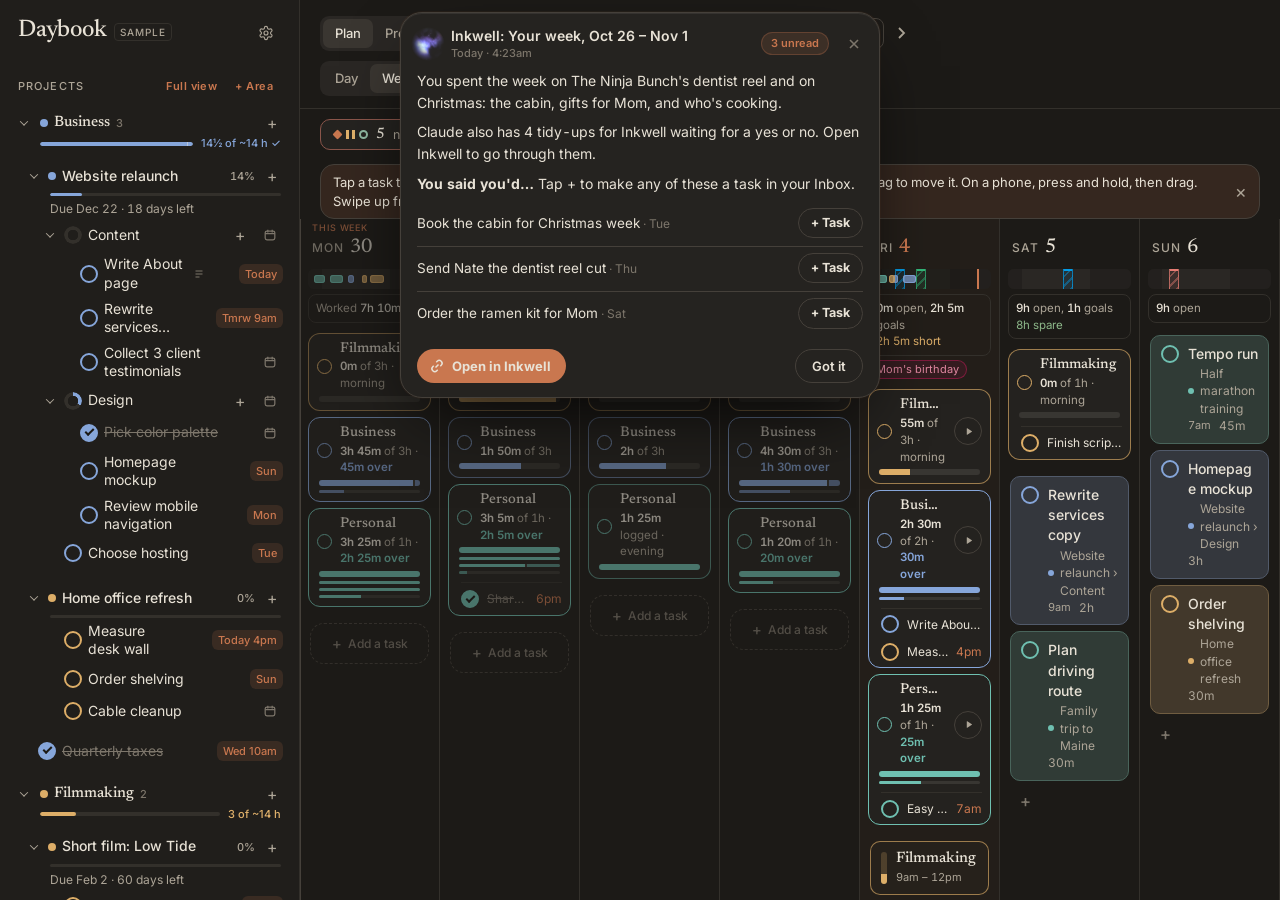
<file: index.html>
<!doctype html>
<html lang="en">
<head>
<meta charset="utf-8">
<meta name="viewport" content="width=device-width, initial-scale=1, viewport-fit=cover">
<title>Daybook</title>
<meta name="description" content="Projects, tasks and your calendar in one calm place.">
<meta name="theme-color" content="#1C1A17">
<meta name="color-scheme" content="dark light">
<meta name="apple-mobile-web-app-capable" content="yes">
<meta name="mobile-web-app-capable" content="yes">
<meta name="apple-mobile-web-app-status-bar-style" content="black-translucent">
<meta name="apple-mobile-web-app-title" content="Daybook">
<link rel="manifest" href="manifest.webmanifest">
<link rel="icon" href="favicon.ico?v=ink" sizes="48x48">
<link rel="icon" href="icons/favicon-32.png?v=ink" type="image/png" sizes="32x32">
<link rel="icon" href="icons/icon-192.png?v=ink" type="image/png" sizes="192x192">
<link rel="apple-touch-icon" href="icons/apple-touch-icon.png?v=ink">
<link rel="preconnect" href="https://fonts.googleapis.com">
<link rel="preconnect" href="https://fonts.gstatic.com" crossorigin>
<link rel="stylesheet" href="https://fonts.googleapis.com/css2?family=Inter:wght@400;500;600;700&family=Newsreader:ital,opsz,wght@0,6..72,400;0,6..72,500;1,6..72,400&display=swap">
<link rel="stylesheet" href="app.css">
</head>
<body>
<div class="app">
  <aside class="side" id="side"></aside>
  <main class="main" id="main"></main>
  <aside class="ai" id="ai" aria-label="Ask Claude">
    <div class="ai-h">
      <div class="ai-t"><i class="orb" aria-hidden="true"></i><div><b>Ask Claude</b><small>Plan your week, break down a task, or think something through.</small></div></div>
      <button class="ib" data-act="ai-toggle" aria-label="Close"><svg viewBox="0 0 16 16" fill="none" stroke="currentColor" stroke-width="1.6"><path d="M4 4l8 8M12 4l-8 8"/></svg></button>
    </div>
    <div class="msgs vscroll" id="msgs"></div>
    <div class="sugs" id="sugs"></div>
    <form class="askf" id="askf"><input id="askq" placeholder="Ask about your week or a project" autocomplete="off" enterkeyhint="send"><button type="submit">Send</button></form>
  </aside>
  <nav class="tabs" id="tabs" aria-label="Sections"></nav>
</div>
<div class="toast" id="toast" role="status"></div>
<div class="detail" id="detail" hidden></div>
<div class="welcome" id="welcome" hidden>
  <div class="wl">
    <i class="orb big" aria-hidden="true"></i>
    <div class="brand">Daybook</div>
    <p>Your projects, tasks and Google Calendar in one calm place, on your phone and your computer.</p>
    <button class="g-btn" data-act="signin"><svg viewBox="0 0 18 18" aria-hidden="true"><path fill="#fff" d="M17.6 9.2c0-.6-.1-1.2-.2-1.8H9v3.4h4.8a4.1 4.1 0 0 1-1.8 2.7v2.2h2.9c1.7-1.6 2.7-3.9 2.7-6.5z"/><path fill="#fff" opacity=".8" d="M9 18c2.4 0 4.5-.8 6-2.2l-2.9-2.2c-.8.5-1.8.9-3.1.9-2.4 0-4.4-1.6-5.1-3.8H.9v2.3A9 9 0 0 0 9 18z"/><path fill="#fff" opacity=".6" d="M3.9 10.7a5.4 5.4 0 0 1 0-3.4V5H.9a9 9 0 0 0 0 8z"/><path fill="#fff" opacity=".9" d="M9 3.6c1.3 0 2.5.5 3.5 1.4l2.6-2.6A9 9 0 0 0 .9 5l3 2.3C4.6 5.2 6.6 3.6 9 3.6z"/></svg>Continue with Google</button>
    <small>Daybook reads your Google Calendar so tasks can fit around your events. It never changes your calendar.</small>
    <button class="link" data-act="demo">Look around with sample data first</button>
  </div>
</div>
<script src="js/vendor/supabase.js"></script>
<script type="module" src="js/app.js"></script>
</body>
</html>
</file>
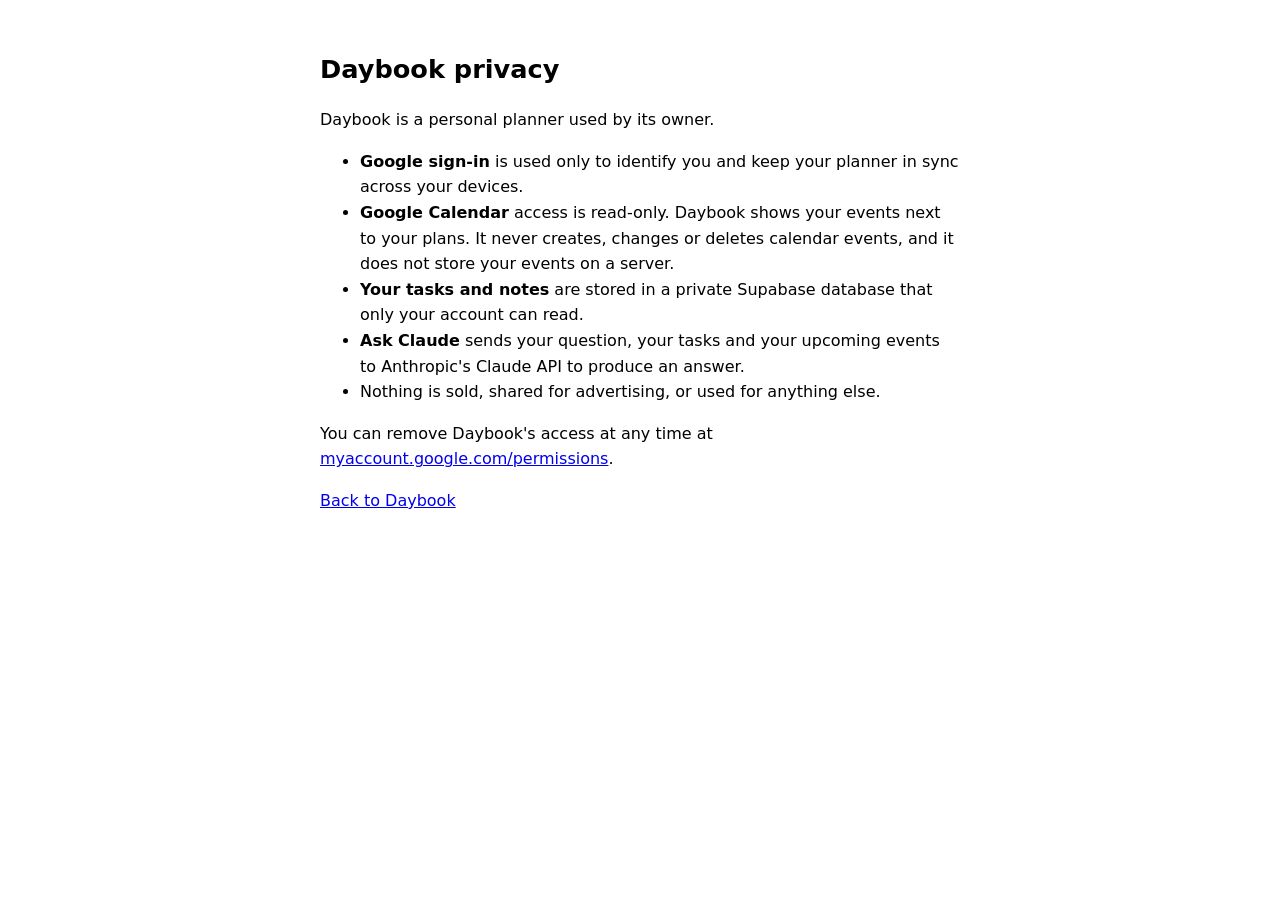
<file: privacy.html>
<!doctype html>
<html lang="en">
<head>
<meta charset="utf-8">
<meta name="viewport" content="width=device-width, initial-scale=1">
<title>Daybook privacy</title>
<style>
  :root { color-scheme: light dark; }
  body { font: 16px/1.6 system-ui, sans-serif; max-width: 40rem; margin: 0 auto; padding: 2rem 1rem; }
  h1 { font-size: 1.6rem; }
</style>
</head>
<body>
<h1>Daybook privacy</h1>
<p>Daybook is a personal planner used by its owner.</p>
<ul>
  <li><strong>Google sign-in</strong> is used only to identify you and keep your planner in sync across your devices.</li>
  <li><strong>Google Calendar</strong> access is read-only. Daybook shows your events next to your plans. It never creates, changes or deletes calendar events, and it does not store your events on a server.</li>
  <li><strong>Your tasks and notes</strong> are stored in a private Supabase database that only your account can read.</li>
  <li><strong>Ask Claude</strong> sends your question, your tasks and your upcoming events to Anthropic's Claude API to produce an answer.</li>
  <li>Nothing is sold, shared for advertising, or used for anything else.</li>
</ul>
<p>You can remove Daybook's access at any time at <a href="https://myaccount.google.com/permissions">myaccount.google.com/permissions</a>.</p>
<p><a href="./">Back to Daybook</a></p>
</body>
</html>
</file>
<file: app.css>
/* Layout: three panes on a computer (projects | plan | Claude), one pane plus a tab bar on a phone.
   Look: "Ink" (warm charcoal, cream text, copper accent) by default, "Paper" (warm paper, dark ink, clay) as the light look.
   Both come from the writing app: Newsreader for headings and day numbers, Inter for everything else. */
:root{
  --bg:#1C1A17; --panel:#252320; --card:#24221F; --side-bg:#201E1B; --hover:#2E2B27; --track:#2A2724; --pill:#3A3631; --pill-sh:none;
  --fg:#E8E2D6; --muted:#ADA597; --faint:#7D766B; --line:#33302B; --line2:#45403A;
  --accent:#C9774F; --accent-fg:#1C1A17; --accent-soft:rgba(201,119,79,.14); --today:rgba(201,119,79,.04);
  --hdr:rgba(28,26,23,.96); --pop:#252320; --bar:#1C1A17;
  --hatch:rgba(232,226,214,.1); --card-sh:none; --tk:16%; --tb:36%; --evh:30%; --evw:4%; --evd:42%;
  --warn:#E0B16B; --danger:#E0705F; --ok:var(--accent); --now:var(--accent);
  --surface:var(--panel); --solid:var(--panel); --sunk:var(--hover); --edge:var(--line2); --glow:var(--accent);
  --ev:transparent; --ev-fg:var(--muted); --stripes:repeating-linear-gradient(-45deg,var(--hatch) 0 1px,transparent 1px 7px);
  --f-display:"Newsreader", Georgia, serif;
  --f-body:"Inter", ui-sans-serif, system-ui, -apple-system, "Segoe UI", sans-serif;
  --f-mono:var(--f-body);
  --hp:48px; color-scheme:dark;
}
:root[data-look="paper"]{
  --bg:#F6F1E7; --panel:#FBF8F2; --card:#FBF8F2; --side-bg:#F1EBDF; --hover:#EDE6D9; --track:#EAE3D5; --pill:#FFFFFF; --pill-sh:0 1px 2px rgba(42,38,34,.12);
  --fg:#2A2622; --muted:#665E53; --faint:#8F8677; --line:#E4DCCD; --line2:#D6CCBA;
  --accent:#9A4A2E; --accent-fg:#FFFFFF; --accent-soft:rgba(154,74,46,.1); --today:rgba(154,74,46,.035);
  --hdr:rgba(246,241,231,.96); --pop:#FBF8F2; --bar:#F6F1E7;
  --hatch:rgba(42,38,34,.2); --card-sh:0 1px 0 rgba(42,38,34,.04); --tk:13%; --tb:30%; --evh:42%; --evw:7%; --evd:65%; --ev-fg:#4A443C;
  --warn:#A8742A; --danger:#B3402F; color-scheme:light;
}

*,*::before,*::after{box-sizing:border-box}
html,body{height:100%;margin:0}
html{-webkit-text-size-adjust:100%}
[hidden]{display:none!important}
body{background:var(--bg);color:var(--fg);font:14px/1.45 var(--f-body);font-feature-settings:"tnum" 1;position:relative;overflow:hidden;padding-top:env(safe-area-inset-top,0px);touch-action:manipulation}
img{max-width:100%}
/* Ask Claude's nebula: the app icon's cloud, feathered at the edges so it melts into the dark, slowly turning and breathing */
.orb{position:relative;display:block;flex:none;width:42px;height:42px;margin:-4px -2px -4px -6px;border-radius:50%;mix-blend-mode:screen;
  -webkit-mask:radial-gradient(circle,#000 22%,transparent 70%);mask:radial-gradient(circle,#000 22%,transparent 70%)}
.orb::before{content:"";position:absolute;inset:-12%;background:url(icons/nebula.png) center/cover;animation:nebula 90s linear infinite,breathe 7s ease-in-out infinite}
.orb.big{width:120px;height:120px;margin:-12px 0 -12px -20px}
@keyframes nebula{to{transform:rotate(360deg)}}
@keyframes breathe{50%{opacity:.75;filter:saturate(1.25) brightness(1.1)}}
.glass{backdrop-filter:blur(20px) saturate(1.2);-webkit-backdrop-filter:blur(20px) saturate(1.2)}
button{font:inherit;color:inherit;background:none;border:0;padding:0;cursor:pointer}
input{font:inherit;color:inherit}
:focus-visible{outline:2px solid var(--accent);outline-offset:2px;border-radius:6px}
.app{height:100%;display:grid;grid-template-columns:var(--side-w,300px) minmax(0,1fr) 352px;height:100%}
body.ai-off .app{grid-template-columns:var(--side-w,300px) minmax(0,1fr) 0}
.side{grid-column:1}.main{grid-column:2}.ai{grid-column:3}
/* The Projects board takes the sidebar's place on a computer */
body[data-page="projects"]{--side-w:0px}
body[data-page="projects"] .side{visibility:hidden;border:0}
body.ai-off .ai{display:none}
.vscroll{overflow-y:auto;overscroll-behavior:contain}
.hscroll{overflow-x:auto;overscroll-behavior-x:contain}
body.is-dragging .hscroll{scroll-snap-type:none}

/* Sidebar */
.side{position:relative;min-width:0;border-right:1px solid var(--line);display:flex;flex-direction:column;min-height:0;background:color-mix(in srgb,var(--bg) 35%,transparent)}
.side-h{display:flex;align-items:baseline;gap:8px;padding:18px 18px 10px}
.brand{font:600 20px/1 var(--f-display);letter-spacing:-.02em}
.tag{font:500 10px/1 var(--f-mono);text-transform:uppercase;letter-spacing:.08em;color:var(--muted);border:1px solid var(--line);padding:3px 5px;border-radius:4px}
.side-b{flex:1;min-height:0;padding:0 10px 24px}
.sec{font:600 11px/1 var(--f-body);text-transform:uppercase;letter-spacing:.09em;color:var(--muted);padding:18px 8px 8px;display:flex;gap:6px;align-items:baseline}
.sec small{text-transform:none;letter-spacing:0;font-weight:400;color:var(--faint)}
.proj{padding:6px 0 8px;border-radius:10px}
.proj-h{display:flex;align-items:center;gap:6px;padding:4px 6px;border-radius:8px;user-select:none;-webkit-user-select:none;-webkit-touch-callout:none}
.proj-h:hover{background:var(--sunk)}
.pdot{width:8px;height:8px;border-radius:50%;background:var(--pc);flex:none}
.proj-t{font-weight:600;flex:1;min-width:0;overflow:hidden;text-overflow:ellipsis;white-space:nowrap}
.proj-n{font:500 11px var(--f-mono);color:var(--muted);font-variant-numeric:tabular-nums}
.bar{height:3px;background:var(--line);box-shadow:0 0 8px -2px var(--pc);border-radius:3px;margin:2px 8px 0 30px;overflow:hidden}
.bar i{display:block;height:100%;background:var(--pc);border-radius:3px;transition:width .4s ease}
.due{font-size:12px;color:var(--muted);padding:4px 8px 2px 30px}
.tree,.kids{display:flex;flex-direction:column}
.tr{display:flex;align-items:center;gap:6px;padding:4px 6px 4px calc(6px + var(--dep,0)*16px);border-radius:8px;min-height:32px;user-select:none;-webkit-user-select:none;-webkit-touch-callout:none;cursor:grab}
.tr:hover{background:var(--sunk)}
.tr-t{flex:1;min-width:0;overflow:hidden;display:-webkit-box;-webkit-line-clamp:2;-webkit-box-orient:vertical;line-height:1.3}
.tr.done .tr-t{color:var(--faint);text-decoration:line-through;text-decoration-color:var(--faint)}
.caret,.caret-sp{width:16px;height:16px;flex:none;display:grid;place-items:center;color:var(--muted)}
.caret::before{content:"";width:6px;height:6px;border-right:1.5px solid currentColor;border-bottom:1.5px solid currentColor;transform:rotate(45deg) translate(-1px,-1px);transition:transform .15s}
.caret.shut::before{transform:rotate(-45deg)}
.plus{width:22px;height:22px;border-radius:6px;color:var(--muted);font-size:16px;line-height:1;flex:none}
.plus:hover{background:var(--line);color:var(--fg)}
.tr .plus.leaf{opacity:0}
.tr:hover .plus.leaf,.tr .plus.leaf:focus-visible{opacity:1}
@media (hover:none){.tr .plus.leaf{display:none}}
.when{font:500 10.5px var(--f-mono);color:var(--faint);padding:3px 6px;border-radius:6px;white-space:nowrap;flex:none}
.when svg{width:14px;height:14px;display:block}
.when.set{color:var(--accent);background:var(--accent-soft)}
.when:hover{color:var(--fg);background:var(--line)}
.pick{display:flex;flex-wrap:wrap;gap:4px;padding:4px 6px 8px calc(28px + var(--dep,0)*16px)}
.pick button{font-size:12px;padding:4px 8px;border-radius:999px;border:1px solid var(--edge);background:var(--surface)}
.pick button.on{background:var(--accent);color:var(--accent-fg);border-color:var(--accent)}
.tr.add input,.qa input{flex:1;min-width:0;border:0;border-bottom:1px solid var(--accent);background:transparent;padding:4px 2px;outline:none}
.qa{display:flex;padding:6px 8px}
.qa input{border-bottom-color:var(--line)}
.qa input:focus{border-bottom-color:var(--accent)}
.side-f{font-size:12px;color:var(--faint);padding:24px 8px 0;line-height:1.5}
.link{color:var(--accent);text-decoration:underline;text-underline-offset:2px}

/* Check boxes and progress rings */
.ck{width:18px;height:18px;border-radius:50%;border:2px solid var(--pc,var(--faint));flex:none;display:grid;place-items:center;transition:background .15s,border-color .15s}
.ck:hover{border-color:var(--pc,var(--accent))}
.ck.on{background:var(--pc,var(--ok));border-color:var(--pc,var(--ok));box-shadow:0 0 10px -2px var(--pc,var(--ok))}
.ck.on::after{content:"";width:5px;height:9px;border:solid var(--bg);border-width:0 2px 2px 0;transform:rotate(45deg) translate(-1px,-1px)}
.ring{width:18px;height:18px;border-radius:50%;flex:none;background:conic-gradient(var(--pc) calc(var(--p)*360deg),var(--line) 0);-webkit-mask:radial-gradient(circle,transparent 5px,#000 5.5px);mask:radial-gradient(circle,transparent 5px,#000 5.5px)}
/* A finished project: a filled check like a task's, with a thin second ring so it still reads as a project */
.ring.fin{-webkit-mask:none!important;mask:none!important;background:var(--pc);display:grid;place-items:center;box-shadow:0 0 0 1.5px var(--bg),0 0 0 2.5px color-mix(in srgb,var(--pc) 75%,transparent),0 0 10px -2px var(--pc)}
.ring.fin::after{content:"";width:5px;height:9px;border:solid var(--bg);border-width:0 2px 2px 0;transform:rotate(45deg) translate(-1px,-1px)}
.block .ring.fin::after,.item.compact .ring.fin::after{width:4px;height:7px;border-width:0 1.5px 1.5px 0}
.dt-head .ring.fin::after{width:6px;height:11px}

/* Main */
.main{display:flex;flex-direction:column;min-width:0;min-height:0;background:color-mix(in srgb,var(--fg) 2%,transparent)}
.mh{display:flex;flex-wrap:wrap;align-items:center;justify-content:space-between;gap:10px 16px;padding:16px 20px 12px;border-bottom:1px solid var(--line)}
.mh-l{display:flex;align-items:center;gap:14px;min-width:0}
.mh h1{font:600 22px/1.1 var(--f-display);letter-spacing:-.025em;margin:0;white-space:nowrap}
.nav{display:flex;align-items:center;gap:2px}
.ib{width:30px;height:30px;border-radius:8px;display:grid;place-items:center;color:var(--muted)}
.ib:hover{background:var(--sunk);color:var(--fg)}
.ib svg{width:16px;height:16px}
.tb{font-size:13px;font-weight:600;padding:5px 11px;border-radius:999px;border:1px solid var(--edge);background:var(--surface)}
.tb:hover{background:var(--sunk)}
.mh-r{display:flex;align-items:center;gap:8px;flex-wrap:wrap}
.mh-i{display:flex;align-items:center;gap:8px}
.seg{display:inline-flex;background:var(--surface);border:1px solid var(--edge);border-radius:999px;padding:3px}
.seg button{font-size:13px;font-weight:600;padding:5px 12px;border-radius:999px;color:var(--muted)}
.seg button[aria-pressed="true"]{background:var(--pill);color:var(--fg);box-shadow:var(--pill-sh)}
.ask-btn{font-size:13px;font-weight:700;padding:6px 14px;border-radius:999px;background:var(--glow);color:var(--accent-fg);box-shadow:none}
.mbody{flex:1;min-height:0;position:relative}
.tip{display:flex;gap:10px;align-items:center;justify-content:space-between;margin:12px 20px 0;padding:8px 12px;border-radius:14px;background:var(--accent-soft);border:1px solid var(--edge);font-size:13px}
.tip button{color:var(--muted);font-size:18px;line-height:1}

/* Items */
.item{display:flex;align-items:flex-start;gap:9px;padding:8px 10px;border-radius:14px;background:var(--tint);border:1px solid color-mix(in srgb,var(--pc) 60%,transparent);box-shadow:inset 0 1px 0 color-mix(in srgb,var(--fg) 9%,transparent),0 8px 20px -14px rgba(0,0,0,.7);backdrop-filter:blur(16px) saturate(1.3);-webkit-backdrop-filter:blur(16px) saturate(1.3);user-select:none;-webkit-user-select:none;-webkit-touch-callout:none;cursor:grab;touch-action:manipulation;transition:box-shadow .15s,opacity .15s}
/* Tasks wear their project colour, same as Time blocks, so they stand apart from grey striped calendar events */
.item{--tint:linear-gradient(160deg,color-mix(in srgb,var(--pc) 42%,transparent),color-mix(in srgb,var(--pc) 16%,transparent))}
.item:hover{--tint:linear-gradient(160deg,color-mix(in srgb,var(--pc) 52%,transparent),color-mix(in srgb,var(--pc) 22%,transparent))}
.item .ck,.item .ring{border-color:color-mix(in srgb,var(--pc) 70%,var(--fg))}
.item.done{--tint:linear-gradient(160deg,color-mix(in srgb,var(--pc) 18%,transparent),color-mix(in srgb,var(--pc) 7%,transparent))}
.item .ck,.item .ring{margin-top:1px}
.it-body{min-width:0;flex:1}
.it-t{font-weight:500;overflow-wrap:break-word;hyphens:auto}
.it-m{font-size:12px;color:var(--muted);margin-top:1px;display:flex;flex-wrap:wrap;gap:0 6px;align-items:center}
.it-m .pd{flex:none;width:6px;height:6px;border-radius:50%;background:var(--pc);box-shadow:0 0 6px var(--pc)}
.it-m .mi{display:inline-flex;align-items:center;gap:6px;min-width:0}
.it-m .tm{font-family:var(--f-mono);font-size:11px;color:var(--accent)}
.it-next{font-size:13px;margin-top:2px;line-height:1.35;overflow-wrap:anywhere}
.it-next .k{font-size:10.5px;font-weight:600;letter-spacing:.06em;text-transform:uppercase;color:var(--pc);margin-right:6px}
.it-next .in{color:var(--muted)}
.item.overdue{border-color:color-mix(in srgb,var(--danger) 92%,transparent);box-shadow:inset 0 0 0 .5px var(--danger),inset 0 1px 0 color-mix(in srgb,var(--fg) 9%,transparent),0 8px 20px -14px rgba(0,0,0,.7)} /* left unchecked on an earlier day */
.item.done .it-t{color:var(--faint);text-decoration:line-through}
.item.compact{padding:5px 8px;gap:7px;border-radius:10px;font-size:13px}
.item.compact .it-m{display:none}
.item.compact .ck,.item.compact .ring{width:15px;height:15px;margin-top:2px}
.item.compact .ring{-webkit-mask:radial-gradient(circle,transparent 4px,#000 4.5px);mask:radial-gradient(circle,transparent 4px,#000 4.5px)}
.dragging{opacity:.3}
.ghost{position:fixed;left:0;top:0;z-index:100;pointer-events:none;box-shadow:0 16px 40px rgba(0,0,0,.5),0 0 0 1px color-mix(in srgb,var(--accent) 50%,transparent);transform-origin:20px 20px;opacity:.95}
.ghost.item,.ghost.tr,.ghost.dr-row,.ghost.step,.ghost.proj-h{background:var(--solid);border:1px solid var(--edge);border-radius:14px}
.ghost.item{background:var(--tint),var(--solid);border-color:color-mix(in srgb,var(--pc) 60%,transparent)}
.pressing{transform:scale(.98);transition:transform .25s}
body.is-dragging,body.is-dragging *{cursor:grabbing!important}
.over{background:var(--accent-soft)!important}
.ins{height:2px;background:var(--accent);border-radius:2px;margin:-1px 4px}
.tree .ins{margin-left:calc(14px + var(--dep,0)*16px)} /* lines up with the steps it lands among */
.dr-grp{display:flex;flex-direction:column;gap:6px}
.step{user-select:none;-webkit-user-select:none;-webkit-touch-callout:none}
.evr{display:flex;flex-wrap:wrap;gap:0 6px;font-size:12px;color:var(--ev-fg);padding:3px 4px;align-items:baseline}
.evr span{font:500 11px var(--f-mono);min-width:44px;color:var(--muted)}
.ev-t{font-weight:inherit}
/* Calendar events inside the List view mark the gaps tasks can be dragged into.
   Every calendar event wears faint diagonal stripes: fixed, comes from Google, not editable here. */
/* Events with a Google colour (--evc, set per event: its own colour, else its calendar's) wear that colour
   in their stripes, over a faint wash, with a tinted dashed edge ("Stripes + wash" at half strength). */
.evr,.ev,.ev-all{--evs:var(--stripes);--evt:var(--ev);--evb:var(--edge)}
:is(.evr,.ev,.ev-all)[style*="--evc"]{--evs:repeating-linear-gradient(-45deg,color-mix(in srgb,var(--evc) 17%,transparent) 0 1.5px,transparent 1.5px 8px);--evt:color-mix(in srgb,var(--evc) 4%,color-mix(in srgb,var(--fg) 3%,transparent));--evb:color-mix(in srgb,var(--evc) 18%,color-mix(in srgb,var(--fg) 14%,transparent))}
.list > .evr,.wcol > .evr,.dl > .evr{background:var(--evs) var(--evt);border:1px dashed var(--evb);border-radius:14px;padding:5px 8px}
.dl > .evr,.dl .list > .evr{padding:7px 12px;font-size:13px}
.min-btn[aria-pressed="true"]{background:var(--sunk);color:var(--fg)}
.mbody.min .dl .item{padding:7px 12px}
.mbody.min .list{gap:5px}

/* Week list */
.wkx{display:grid;container-type:inline-size;min-height:100%;scroll-snap-type:x proximity}
/* Week is an endless strip: seven days fill the width and the rest are a sideways scroll away */
.wk{display:grid;grid-template-columns:repeat(var(--n,7),calc(100cqw / 7));width:max-content;min-width:100%;min-height:100%}
.wcol{position:relative;display:flex;flex-direction:column;gap:6px;padding:16px 8px 16px;border-right:1px solid var(--line);min-width:0;scroll-snap-align:start}
.wcol.mon{box-shadow:inset 1px 0 0 color-mix(in srgb,var(--accent) 45%,transparent)}
/* Where a week starts: a small label over Monday */
.wkl{position:absolute;top:4px;left:12px;right:4px;display:flex;gap:6px;align-items:baseline;font:500 9px/1 var(--f-mono);letter-spacing:.06em;text-transform:uppercase;color:var(--accent);white-space:nowrap;overflow:hidden;pointer-events:none}
.wkl b{font-weight:500}
.wkl span{display:none}
.wcol:last-child{border-right:0}
.wcol.today{background:color-mix(in srgb,var(--accent-soft) 45%,var(--surface))}
.dh{display:flex;align-items:baseline;gap:6px;padding:2px 4px 6px;text-align:left;border-radius:6px}
.dh span{font-size:12px;font-weight:600;text-transform:uppercase;letter-spacing:.07em;color:var(--muted)}
.dh b{font:600 18px/1 var(--f-display)}
.wcol.today .dh b{color:var(--accent)}
.dh:hover b{text-decoration:underline;text-underline-offset:3px}
.list{display:flex;flex-direction:column;gap:6px;flex:1;min-height:60px;border-radius:10px;padding:2px;transition:background .15s}
/* The + at the end of each day adds a task there. On an empty day it's the dashed box you can also drop tasks into. */
.ladd{display:flex;align-items:center;gap:6px;width:100%;min-height:30px;padding:4px 10px;border-radius:12px;color:var(--faint);font-size:13px;font-weight:600;text-align:left;transition:color .15s,background .15s}
.ladd span{font-size:17px;line-height:1;font-weight:500}
.ladd:hover{color:var(--fg);background:var(--surface)}
.list.empty .ladd{justify-content:center;border:1px dashed var(--edge);border-radius:14px;padding:11px;font-size:12px}
.list.empty .ladd span{font-size:15px}
.load{font:500 11px var(--f-mono);color:var(--faint);padding:0 4px}
.load.heavy{color:var(--warn)}

/* Day list */
.dl{max-width:640px;margin:0 auto;padding:18px 20px 40px;display:flex;flex-direction:column;gap:10px}
.dl .item{padding:11px 12px}
.dl .list{gap:8px;min-height:120px}

/* Time blocks */
.mbody.timed{display:flex;flex-direction:column;overflow:hidden}
.mbody.timed>.tip{flex:none}
.tw{flex:1;min-height:0;container-type:inline-size;scroll-snap-type:x proximity;scroll-padding-left:var(--gw,36px)}
.tg{--gw:36px;--cols:7;--colw:calc((100cqw - var(--gw)) / 7);display:flex;flex-direction:column;width:max-content;min-width:100%}
.trow{display:grid;grid-template-columns:var(--gw) repeat(var(--cols),var(--colw))}
.tg.one{--colw:minmax(0,1fr);width:auto;min-width:0;max-width:680px;margin:0 auto} /* one day sits in a centered column, the same width as the day's list */
.tray.mon,.col.mon{border-left-color:color-mix(in srgb,var(--accent) 45%,transparent)}
.th.mon{box-shadow:inset 1px 0 0 color-mix(in srgb,var(--accent) 45%,transparent)}
.th .wkl{top:3px;left:8px}
.th .wkl b{font:inherit;color:inherit;letter-spacing:inherit}
/* The day names and the "Any time" row stay pinned over the hours, so a day's all-day tasks are always in sight */
.thd{position:sticky;top:0;z-index:7;background:var(--pop);backdrop-filter:blur(18px);-webkit-backdrop-filter:blur(18px)}
.thead{border-bottom:1px solid var(--line)}
.th{position:relative;scroll-snap-align:start;padding:14px 8px 8px;text-align:left;display:flex;gap:6px;align-items:baseline;font-size:12px;font-weight:600;text-transform:uppercase;letter-spacing:.07em;color:var(--muted)}
.th b{font:600 16px/1 var(--f-display);letter-spacing:0;color:var(--fg)}
.th.today b{color:var(--accent)}
.ttray{border-bottom:1px solid var(--line)}
.gut{font:500 10px/1.2 var(--f-mono);color:var(--faint);text-align:right;padding:8px 5px 0 0;position:sticky;left:0;z-index:6;background:var(--pop);backdrop-filter:blur(18px);-webkit-backdrop-filter:blur(18px);box-shadow:1px 0 0 var(--line)} /* hours stay pinned on the left while the days scroll sideways */
.tray{display:flex;flex-direction:column;padding:4px;height:var(--trh,auto);overflow-y:auto;overscroll-behavior:contain;scrollbar-width:none;border-left:1px solid var(--line);min-width:0;transition:height .18s ease} /* height: fitTray() in app.js */
.tri{display:flex;flex-direction:column;gap:4px;margin-top:auto} /* tasks sit at the foot, next to the hours */
.tmore{align-self:flex-start;padding:2px 8px;border-radius:8px;color:var(--muted);font-size:12px;font-weight:600;transition:color .15s,background .15s}
.tmore:hover{color:var(--fg);background:var(--surface)}
.tray.more::after{content:"";flex:none;position:sticky;bottom:-4px;height:20px;margin:-20px -4px -4px;background:linear-gradient(transparent,var(--bar));pointer-events:none} /* more below: scroll the day's cell */
.tray .item.compact .it-t{white-space:nowrap;overflow:hidden;text-overflow:ellipsis} /* one line each in Week view */
.tbody .hrs{padding:0}
.tw{touch-action:pan-x pan-y} /* two-finger pinch zooms the hours (see app.js), not the whole page */
.mbody.day,.mbody.day .tw{touch-action:pan-y;overflow-x:hidden} /* in Day view a sideways swipe changes the day (see app.js) */
.mbody.swiping :is(.dl,.th,.tray,.col){transform:translateX(var(--swx,0px));opacity:var(--swo,1)}
.mbody.sw-anim :is(.dl,.th,.tray,.col){transition:transform .2s cubic-bezier(.2,.75,.25,1),opacity .2s}
.swp{position:fixed;z-index:30;pointer-events:none;display:flex;gap:6px;align-items:center;padding:7px 13px;border-radius:999px;background:var(--pop);border:1px solid var(--edge);backdrop-filter:blur(18px);-webkit-backdrop-filter:blur(18px);color:var(--muted);font-size:13px;font-weight:600;transform:translate(var(--pk,0px),-50%);opacity:0;transition:opacity .15s}
.swp span{color:var(--fg)}
.swp:not(.show){opacity:0!important}
.hl{position:absolute;right:5px;transform:translateY(-6px);font:500 10px var(--f-mono);color:var(--faint)}
.col{position:relative;border-left:1px solid var(--line);height:calc(var(--hours,15) * var(--hp));background-image:repeating-linear-gradient(to bottom,var(--line) 0 1px,transparent 1px var(--hp));min-width:0}
.col.today{background-color:color-mix(in srgb,var(--accent-soft) 40%,var(--surface))}
.block,.ev{position:absolute;border-radius:10px;padding:0 6px;overflow:hidden;font-size:12px;line-height:1.3;margin:1px 2px;display:flex;gap:6px;align-items:flex-start;container:blk/size}
.block{background:linear-gradient(160deg,color-mix(in srgb,var(--pc) 42%,transparent),color-mix(in srgb,var(--pc) 16%,transparent));border:1px solid color-mix(in srgb,var(--pc) 60%,transparent);cursor:grab;user-select:none;-webkit-user-select:none;-webkit-touch-callout:none;z-index:2}
.block .ck,.block .ring{width:14px;height:14px;margin-top:5px;border-color:color-mix(in srgb,var(--pc) 70%,var(--fg))}
.block .ring{-webkit-mask:radial-gradient(circle,transparent 3.5px,#000 4px);mask:radial-gradient(circle,transparent 3.5px,#000 4px)}
.block.overdue{border-color:color-mix(in srgb,var(--danger) 92%,transparent);box-shadow:inset 0 0 0 .5px var(--danger)}
.block.done .b-t{text-decoration:line-through;opacity:.6}
.b-in{min-width:0;flex:1;padding:4px 0;height:100%;display:flex;flex-direction:column;flex-wrap:wrap;overflow:hidden} /* vertical padding lives here, so the short-block sizes below measure the whole block */
.b-in>*{width:100%;flex:none} /* a time that doesn't fit below the title wraps into a hidden second column instead of showing cut off */
.b-t{font-weight:600;overflow-wrap:break-word}
.b-t.clamp{display:-webkit-box;-webkit-box-orient:vertical;-webkit-line-clamp:var(--l);overflow:hidden}
.b-time{font:500 10px var(--f-mono);color:var(--muted);margin-top:1px}
.ev{background:var(--evs) var(--evt);color:var(--ev-fg);z-index:1;border:1px dashed color-mix(in srgb,var(--fg) 22%,transparent)}
.ev[style*="--evc"]{border-color:var(--evb)}
.ev .b-t{font-weight:500}
.rs{position:absolute;left:0;right:0;bottom:0;height:9px;cursor:ns-resize;touch-action:none}
.rs::after{content:"";position:absolute;left:50%;bottom:3px;width:18px;height:2px;margin-left:-9px;border-radius:2px;background:var(--pc);opacity:0;transition:opacity .15s}
.block:hover .rs::after{opacity:.7}
@media (hover:none){.rs{height:14px;touch-action:auto}.rs::after{opacity:.5}} /* held before it resizes, so a swipe there still scrolls */
/* Short blocks (zoomed out, or a quick task) become one clean line: title centered, no time, no resize mark over the text */
@container blk (max-height:37px){
  .b-in,.block>.ck,.block>.ring{align-self:center}
  .b-in{padding:0;height:auto}
  .block>.ck,.block>.ring{margin-top:0}
  .b-t{white-space:nowrap;overflow:hidden;text-overflow:ellipsis;line-height:1.2}
  .b-time{display:none}
  .rs{height:6px}.rs::after{display:none}
}
@container blk (max-height:15px){
  .b-t{font-size:10px;line-height:1}
  .block>.ck,.block>.ring{width:10px;height:10px;border-width:1.5px}
  .block>.ck.on::after,.block>.ring.fin::after{width:3px;height:5px;border-width:0 1.5px 1.5px 0}
  .block>.ring{-webkit-mask:radial-gradient(circle,transparent 2.5px,#000 3px);mask:radial-gradient(circle,transparent 2.5px,#000 3px)}
}
@container blk (max-height:9px){.b-t{font-size:9px}.block>.ck,.block>.ring{display:none}}
@container blk (max-height:7px){.b-in{visibility:hidden}} /* too thin for words: a clean sliver until you zoom in */
/* A new task being written in place: on a day's list, in the "Any time" row, or as a block on an empty time */
.nt{display:flex;flex-direction:column;gap:6px;padding:9px 12px;border-radius:14px;background:linear-gradient(160deg,color-mix(in srgb,var(--pc) 34%,transparent),color-mix(in srgb,var(--pc) 12%,transparent)),var(--pop);border:1.5px solid color-mix(in srgb,var(--pc) 70%,transparent);box-shadow:0 0 0 3px color-mix(in srgb,var(--pc) 14%,transparent),0 12px 30px -12px rgba(0,0,0,.85);backdrop-filter:blur(16px) saturate(1.3);-webkit-backdrop-filter:blur(16px) saturate(1.3);min-width:0;transition:border-color .15s,box-shadow .15s}
.nt input{width:100%;min-width:0;border:0;background:transparent;outline:none;padding:0;font-weight:600}
.nt input::placeholder{color:var(--muted);font-weight:500}
.nt-r{display:flex;align-items:center;flex-wrap:wrap;gap:4px 8px;min-width:0}
.nt-time{font:500 10px var(--f-mono);color:var(--muted)}
.nt-p{display:inline-flex;align-items:center;gap:6px;min-width:0;max-width:100%;padding:3px 9px;border-radius:999px;background:var(--sunk);color:var(--muted);font-size:12px;cursor:pointer}
.nt-p:hover,.nt-p:focus-within{color:var(--fg)}
.nt-blk{display:flex;align-items:center;flex-wrap:wrap;gap:4px 6px;min-width:0}
.nt-blk-l{font-size:11px;color:var(--faint);margin-right:2px}
.nt-bc{display:inline-flex;align-items:center;gap:5px;max-width:100%;padding:3px 9px;border-radius:999px;border:1px dashed color-mix(in srgb,var(--pc) 60%,transparent);background:transparent;color:var(--muted);font:500 12px/1.2 var(--f-body);cursor:pointer;white-space:nowrap;overflow:hidden;text-overflow:ellipsis}
.nt-bc:hover,.nt-bc:focus-visible{color:var(--fg);background:color-mix(in srgb,var(--pc) 14%,transparent)}
.nt-p select{min-width:0;max-width:100%;border:0;background:transparent;color:inherit;font:inherit;font-weight:600;outline:none;padding:0;appearance:none;-webkit-appearance:none;text-overflow:ellipsis;cursor:pointer}
.nt-p option,.nt-p optgroup{background:var(--solid);color:var(--fg)}
.col>.nt{position:absolute;left:2px;right:2px;z-index:5;padding:6px 8px;gap:4px;border-radius:10px}
/* The faint + just above each day's "Any time" tasks: a task for the whole day, no time */
.tadd{order:-1;display:flex;align-items:center;justify-content:center;flex:none;min-height:20px;border-radius:8px;color:var(--faint);font-size:17px;line-height:1;font-weight:500;opacity:.7;transition:color .15s,background .15s,opacity .15s}
.tadd:hover,.tadd:focus-visible{color:var(--fg);background:var(--surface);opacity:1}
.tri>.nt{padding:6px 8px;gap:4px;border-radius:10px;font-size:13px}
.ind{position:absolute;left:2px;right:2px;border:1.5px dashed var(--accent);border-radius:10px;background:color-mix(in srgb,var(--accent) 10%,transparent);z-index:3;pointer-events:none;font:500 10px var(--f-mono);color:var(--accent);padding:3px 6px;overflow:hidden}
.ind-t{font:600 12px/1.3 var(--f-body);white-space:nowrap;overflow:hidden;text-overflow:ellipsis}
.ind-time{opacity:.8}
.ghost.off{visibility:hidden}
.now{position:absolute;left:0;right:0;height:2px;background:var(--now);box-shadow:0 0 12px var(--now);z-index:4;pointer-events:none}
.now::before{content:"";position:absolute;left:-4px;top:-3px;width:8px;height:8px;border-radius:50%;background:var(--now)}

/* Claude panel */
.ai{border-left:1px solid var(--line);display:flex;flex-direction:column;min-height:0;background:color-mix(in srgb,var(--bg) 35%,transparent)}
.ai-h{display:flex;justify-content:space-between;align-items:flex-start;gap:8px;padding:18px 18px 12px;border-bottom:1px solid var(--line)}
.ai-t{display:flex;gap:12px;align-items:center}
.ai-h b{font:600 17px/1.1 var(--f-display);letter-spacing:-.02em}
.ai-h small{display:block;color:var(--muted);font-size:12px;margin-top:3px}
.msgs{flex:1;min-height:0;padding:16px 16px 8px;display:flex;flex-direction:column;gap:12px}
.msg{flex-shrink:0;max-width:92%;font-size:13.5px;line-height:1.5}
.msg.me{align-self:flex-end;background:var(--glow);color:var(--accent-fg);padding:9px 13px;border-radius:18px 18px 6px 18px}
.msg.bot{align-self:flex-start;background:var(--surface);border:1px solid var(--edge);padding:10px 13px;border-radius:18px 18px 18px 6px}
.msg.bot p{margin:0 0 6px}
.msg.bot ul{margin:4px 0 8px;padding-left:18px}
.msg.bot li{margin:2px 0}
.msg .acts{display:flex;gap:6px;margin-top:6px;flex-wrap:wrap}
.msg .acts button{font-size:12px;font-weight:700;padding:5px 12px;border-radius:999px;border:0;background:var(--fg);color:var(--bg)}
.msg .acts button:disabled{opacity:.5;cursor:default}
.sugs{display:flex;flex-wrap:wrap;gap:6px;padding:4px 16px 10px}
.sugs button{font-size:12.5px;padding:6px 11px;border-radius:999px;border:1px solid var(--edge);background:var(--surface);text-align:left}
.sugs button:hover{border-color:var(--accent)}
.askf{display:flex;gap:8px;padding:10px 16px 16px;border-top:1px solid var(--line)}
.askf input{flex:1;min-width:0;border:1px solid var(--edge);background:var(--surface);border-radius:999px;padding:10px 16px;outline:none}
.askf input:focus{border-color:var(--accent)}
.askf button{font-weight:700;padding:0 16px;border-radius:999px;background:var(--glow);color:var(--accent-fg)}
.typing{color:var(--muted);font-size:13px}
.sugs .plan-chat{font-size:12.5px;padding:6px 11px;border-radius:999px;border:1px dashed var(--edge);color:var(--muted);text-decoration:none;margin-left:auto}
.sugs .plan-chat:hover{color:var(--fg);border-color:var(--accent)}
/* Talking to Claude (voice.js): the mic listens, thinks, then shows a small wave while Claude talks */
.askf .mic{position:relative;flex:none;width:42px;height:42px;padding:0;display:grid;place-items:center;background:var(--surface);border:1px solid var(--edge);color:var(--fg)}
.askf .mic svg{width:20px;height:20px}
.mic .wave{display:none;gap:3px;align-items:center;height:16px}
.mic .wave b{width:3px;height:100%;border-radius:2px;background:currentColor;animation:wave 1s ease-in-out infinite}
.mic .wave b:nth-child(2){animation-delay:-.25s}.mic .wave b:nth-child(3){animation-delay:-.5s}.mic .wave b:nth-child(4){animation-delay:-.75s}
@keyframes wave{0%,100%{transform:scaleY(.3)}50%{transform:scaleY(1)}}
[data-voice=listening] .mic{background:var(--glow);border-color:transparent;color:var(--accent-fg);animation:listen 1.6s ease-out infinite}
@keyframes listen{0%{box-shadow:0 0 0 0 color-mix(in srgb,var(--accent) 55%,transparent)}100%{box-shadow:0 0 0 14px color-mix(in srgb,var(--accent) 0%,transparent)}}
[data-voice=thinking] .mic{border-color:var(--accent);color:var(--accent);animation:think 1.2s ease-in-out infinite}
@keyframes think{50%{opacity:.45}}
[data-voice=speaking] .mic{background:var(--glow);border-color:transparent;color:var(--accent-fg)}
[data-voice=speaking] .mic svg{display:none}
[data-voice=speaking] .mic .wave{display:flex}

.toast{position:fixed;left:50%;bottom:calc(24px + env(safe-area-inset-bottom,0px));transform:translate(-50%,20px);opacity:0;background:var(--pop);border:1px solid var(--edge);backdrop-filter:blur(20px);-webkit-backdrop-filter:blur(20px);color:var(--fg);padding:10px 16px;border-radius:999px;font-size:13px;z-index:200;transition:all .25s;pointer-events:none;max-width:calc(100% - 32px)}
.toast.show{opacity:1;transform:translate(-50%,0)}
.toast{display:flex;align-items:center;gap:4px}
.toast span{overflow:hidden;text-overflow:ellipsis;white-space:nowrap;min-width:0}
.toast.act{pointer-events:auto;padding:4px 4px 4px 16px}
.toast button{display:inline-flex;align-items:center;gap:5px;flex:none;padding:7px 12px;border-radius:999px;color:var(--accent);font-weight:600;font-size:13px}
.toast button:first-of-type{margin-left:6px}
.toast button svg{width:14px;height:14px}
@media (hover:hover){.toast button:hover{background:color-mix(in srgb,var(--fg) 7%,transparent)}}
.toast button:active{background:color-mix(in srgb,var(--fg) 10%,transparent)}
.ur{margin-left:auto;gap:2px;opacity:.7}
.ur.phone-only{display:none}
@media (max-width:860px){.ur.phone-only{display:flex}.toast{bottom:calc(104px + env(safe-area-inset-bottom,0px))}}

/* Phone projects drawer, pulled up out of the tab bar */
.drawer,.dr-back,.tab-grab{display:none}
.tabs{display:none}

@media (max-width:1180px){
  .app{grid-template-columns:var(--side-w,260px) minmax(0,1fr) 0}
  .ai{display:none}
  body:not(.ai-off) .app{grid-template-columns:var(--side-w,260px) minmax(0,1fr) 340px}
  body:not(.ai-off) .ai{display:flex}
}
@media (max-width:860px){
  .app,body:not(.ai-off) .app,body.ai-off .app{grid-template-columns:minmax(0,1fr);grid-template-rows:minmax(0,1fr) auto}
  .side,.main,.ai,body:not(.ai-off) .ai,body.ai-off .ai{display:none;grid-row:1;grid-column:1;border:0}
  body[data-tab="plan"] .main{display:flex}
  body[data-tab="projects"] .side{display:flex}
  body[data-tab="ask"] .ai{display:flex}
  .ask-btn{display:none}
  .tabs{display:flex;grid-row:2;margin:6px 12px calc(10px + env(safe-area-inset-bottom,0px));border:1px solid var(--edge);border-radius:24px;background:color-mix(in srgb,var(--bg) 60%,transparent);backdrop-filter:blur(20px);-webkit-backdrop-filter:blur(20px);padding:7px 8px}
  .tabs button{flex:1;display:flex;flex-direction:column;align-items:center;gap:2px;padding:4px 0;font-size:11px;font-weight:500;color:var(--muted)}
  .tabs button svg{width:22px;height:22px}
  .tabs button[aria-current="true"]{color:var(--accent-fg)}
  .tabs button[aria-current="true"] svg{filter:drop-shadow(0 0 6px color-mix(in srgb,var(--accent) 80%,transparent))}
  .tabs{position:relative;z-index:25;padding-top:10px}
  /* The grab line sits on the bar's top edge, right above Projects (the middle tab) */
  .tabs .tab-grab{display:block;position:absolute;top:0;left:50%;width:84px;height:16px;margin-left:-42px;padding:0;flex:none}
  .tab-grab::before{content:"";position:absolute;top:4px;left:50%;width:24px;height:3px;margin-left:-12px;border-radius:2px;background:color-mix(in srgb,var(--fg) 24%,transparent);transition:background .2s,width .25s,margin .25s}
  .tab-grab:hover::before,body.dr-on .tab-grab::before{background:color-mix(in srgb,var(--fg) 50%,transparent);width:32px;margin-left:-16px}
  body.drag-sched .tabs::after{content:"Drop here to unschedule";position:absolute;inset:0;border-radius:inherit;display:grid;place-items:center;background:var(--pop);color:var(--muted);font-weight:600;font-size:13px;pointer-events:none}
  body.drag-sched .tabs.over::after{color:var(--fg);box-shadow:inset 0 0 0 1.5px var(--accent)}
  .main{position:relative}
  .dr-back{display:block;position:absolute;inset:0;z-index:19;background:rgba(20,16,12,0.36);opacity:0;pointer-events:none;transition:opacity .25s}
  .dr-back.on{opacity:1;pointer-events:auto}
  .drawer{display:flex;flex-direction:column;position:absolute;left:0;right:0;bottom:-44px;z-index:20;max-height:calc(76% + 44px);padding-bottom:44px;
    border-radius:26px 26px 0 0;border:1px solid var(--edge);border-bottom:0;background:var(--pop);backdrop-filter:blur(26px) saturate(1.2);-webkit-backdrop-filter:blur(26px) saturate(1.2);
    box-shadow:0 -18px 50px rgba(0,0,0,.5);transform:translateY(105%);visibility:hidden;transition:transform .34s cubic-bezier(.2,.8,.2,1),visibility 0s .34s}
  .drawer.on{transform:none;visibility:visible;transition:transform .34s cubic-bezier(.2,.8,.2,1)}
  /* While something from the drawer is being dragged, the drawer sinks back into the bar so the whole day is free */
  body.dr-drag .drawer{transform:translateY(105%);opacity:0;transition:transform .25s ease-in,opacity .25s}
  body.dr-drag .dr-back{opacity:0;pointer-events:none}
  .dr-h{flex:none;padding:8px 16px 4px;touch-action:none}
  .dr-grab{display:block;width:36px;height:4px;border-radius:2px;background:color-mix(in srgb,var(--fg) 22%,transparent);margin:0 auto 10px}
  .dr-top{display:flex;align-items:center;gap:10px;min-height:30px}
  .dr-title{flex:1;min-width:0;font:500 16px/1.2 var(--f-display);letter-spacing:-.01em;overflow:hidden;text-overflow:ellipsis;white-space:nowrap}
  .dr-hint{flex:none;font-size:11.5px;color:var(--faint)}
  .dr-up{flex:none;width:30px;height:30px;display:grid;place-items:center;border-radius:50%;background:var(--sunk);color:var(--fg)}
  .dr-up svg{width:14px;height:14px}
  .dr-b{flex:1;min-height:0;overflow-y:auto;overscroll-behavior:contain;display:flex;flex-direction:column;gap:6px;padding:4px 14px 18px}
  .dr-area,.dr-sub{display:flex;align-items:center;gap:8px;font:600 10.5px/1 var(--f-body);letter-spacing:.1em;text-transform:uppercase;color:var(--muted);padding:14px 4px 4px}
  .dr-blk{border:1px dashed color-mix(in srgb,var(--pc) 55%,transparent);border-radius:12px;padding:10px 12px;margin-top:10px;cursor:grab;user-select:none;-webkit-user-select:none;-webkit-touch-callout:none;color:var(--fg)}
  .dr-blk small{margin-left:auto;font:500 11px/1 var(--f-body);letter-spacing:0;text-transform:none;color:var(--muted)}
  .dr-row{display:flex;align-items:center;gap:12px;min-height:52px;padding:9px 14px;border-radius:16px;background:color-mix(in srgb,var(--fg) 4.5%,transparent);border:1px solid var(--line);cursor:pointer;user-select:none;-webkit-user-select:none;-webkit-touch-callout:none}
  .dr-row .ring{width:20px;height:20px}
  .dr-ck{width:18px;height:18px;flex:none;border-radius:6px;border:1.5px solid color-mix(in srgb,var(--pc) 70%,var(--fg))}
  .dr-txt{flex:1;min-width:0}
  .dr-txt b{display:block;font-weight:600;font-size:14px;line-height:1.3;overflow:hidden;text-overflow:ellipsis;white-space:nowrap}
  .dr-txt small{display:block;font-size:11.5px;color:var(--muted);margin-top:1px}
  .dr-when{flex:none;font:500 10.5px var(--f-mono);color:var(--accent)}
  .dr-sess{background:color-mix(in srgb,var(--pc) 13%,transparent);border-color:color-mix(in srgb,var(--pc) 38%,transparent)}
  .dr-empty{font-size:13px;color:var(--faint);padding:6px 4px}
  .mh{padding:12px 16px 10px}
  .mh h1{font-size:19px}
  .mh-r{width:100%;justify-content:space-between}
  .tip{margin:10px 16px 0}
  .wkx{overflow:visible;container-type:normal;scroll-snap-type:none}
  .wk{grid-template-columns:1fr;width:auto}
  .wcol{border-right:0;border-bottom:1px solid var(--line);padding:10px 16px 14px}
  .wcol.mon{box-shadow:none}
  /* On a phone the weeks run down the page, each with its own heading */
  .wcol .wkl{position:static;margin:-10px -16px 6px;padding:16px 16px 8px;border-bottom:1px solid var(--line);font:600 13px/1.2 var(--f-display);letter-spacing:-.01em;text-transform:none;color:var(--fg);background:color-mix(in srgb,var(--fg) 3%,transparent)}
  .wcol .wkl b{font-weight:600}
  .wcol .wkl span{display:inline;font:500 10.5px var(--f-mono);letter-spacing:.02em;color:var(--faint)}
  .list{min-height:44px}
  .tg{--colw:116px}
  .tg.one{--colw:minmax(0,1fr)}
  .dl{padding:14px 16px 40px}
  .side-h{padding:16px 18px 6px}
}
/* Zoomed-in view of one project or task */
.detail{position:fixed;inset:0;z-index:50;display:flex;justify-content:flex-end}
.detail[hidden]{display:none}
.dt-back{position:absolute;inset:0;background:rgba(20,16,12,0.36);backdrop-filter:blur(4px);-webkit-backdrop-filter:blur(4px)}
.dt{position:relative;width:min(560px,100%);height:100%;background:var(--pop);backdrop-filter:blur(28px) saturate(1.2);-webkit-backdrop-filter:blur(28px) saturate(1.2);border-left:1px solid var(--edge);display:flex;flex-direction:column;box-shadow:-12px 0 40px rgba(0,0,0,.5);animation:dtIn .22s ease}
/* Slide in only when the panel opens, not each time it refreshes (that replay looked like flicker) */
.dt.still{animation:none}
@keyframes dtIn{from{transform:translateX(24px);opacity:.5}}
@keyframes dtUp{from{transform:translateY(28px);opacity:.5}}
.dt-top{display:flex;justify-content:space-between;align-items:center;gap:8px;padding:calc(12px + env(safe-area-inset-top,0px)) 12px 4px 8px}
.dt-up{display:flex;align-items:center;gap:4px;color:var(--muted);font-weight:500;padding:6px 8px;border-radius:8px;min-width:0}
.dt-up:hover{background:var(--sunk);color:var(--fg)}
.dt-up span{overflow:hidden;text-overflow:ellipsis;white-space:nowrap}
.dt-up svg{width:16px;height:16px;flex:none}
.dt-body{flex:1;min-height:0;padding:6px 28px calc(40px + env(safe-area-inset-bottom,0px))}
.dt-crumbs{display:flex;flex-wrap:wrap;align-items:center;gap:2px 6px;font-size:12px;color:var(--muted);margin:0 0 6px 36px}
.dt-crumbs button:hover{color:var(--fg);text-decoration:underline;text-underline-offset:2px}
.dt-crumbs span{color:var(--faint)}
.dt-head{display:flex;gap:12px;align-items:flex-start}
.dt-head .ck,.dt-head .ring{width:24px;height:24px;margin-top:5px}
.dt-head .ring{-webkit-mask:radial-gradient(circle,transparent 7px,#000 7.5px);mask:radial-gradient(circle,transparent 7px,#000 7.5px)}
.dt-head .ck.on::after{width:6px;height:11px}
.dt-title{flex:1;min-width:0;border:0;background:transparent;color:var(--fg);font:600 23px/1.25 var(--f-display);letter-spacing:-.025em;resize:none;outline:none;padding:0;overflow:hidden}
.dt-prog{display:flex;align-items:center;gap:10px;margin:10px 0 0 36px;font-size:12px;color:var(--muted)}
.dt-prog .bar{flex:1;max-width:200px;margin:0}
.dt-meta{display:flex;flex-wrap:wrap;gap:8px;margin:18px 0 0 36px}
.dt-what{display:flex;align-items:center;flex-wrap:wrap;gap:3px 8px;margin:0 0 8px 36px;font:600 11px/1.4 var(--f-body);letter-spacing:.08em;text-transform:uppercase;color:var(--muted)}
.dt-what .kd{width:8px;height:8px;border-radius:50%;background:var(--pc);flex:none}
.dt-what .ks{color:var(--faint)}
.dt-what .kc{display:inline-flex;flex-wrap:wrap;align-items:center;gap:2px 6px;min-width:0;text-transform:none;letter-spacing:0;font-weight:500;font-size:12px}
.dt-what .kc > span{color:var(--faint)}
.dt-what .kmv{margin-left:auto;font:500 12px/1 var(--f-body);letter-spacing:0;text-transform:none;color:var(--muted);padding:5px 10px;border-radius:999px;border:1px solid var(--line2)}
.dt-what .kmv:hover,.dt-what .kmv.on{color:var(--fg);border-color:var(--edge);background:var(--sunk)}
/* Move to… */
.mv-pick{margin:0 0 14px 36px;border:1px solid var(--edge);border-radius:12px;background:var(--surface);padding:8px;display:flex;flex-direction:column;gap:6px;max-width:460px}
.mv-h{display:flex;justify-content:space-between;align-items:center;gap:10px;font-size:13px;color:var(--muted);padding:2px 4px}
.mv-h span{overflow:hidden;text-overflow:ellipsis;white-space:nowrap;min-width:0}
.mv-h .link{font-size:12.5px;flex:none}
.mv-q{font:inherit;color:var(--fg);background:var(--bg);border:1px solid var(--edge);border-radius:8px;padding:8px 10px;outline:none}
.mv-q:focus{border-color:var(--accent)}
.mv-list{display:flex;flex-direction:column;max-height:300px;overflow-y:auto;overscroll-behavior:contain}
.mv-opt{display:flex;align-items:center;gap:9px;padding:8px 8px 8px calc(8px + var(--dep) * 16px);border-radius:8px;text-align:left;min-height:38px;font-size:13.5px}
.mv-opt:hover:not(:disabled){background:var(--sunk)}
.mv-opt i{flex:none;width:8px;height:8px;border-radius:50%;background:var(--pc)}
.mv-opt i.ar{border-radius:2px;width:9px;height:9px}
.mv-opt i.ib{background:transparent;border:1.5px solid var(--faint)}
.mv-opt > span{display:flex;flex-direction:column;min-width:0;overflow:hidden}
.mv-opt[data-id^="a:"] > span,.mv-opt[data-id="inbox"] > span{font-weight:600}
.mv-opt small{font-size:11.5px;color:var(--faint);font-weight:400;overflow:hidden;text-overflow:ellipsis;white-space:nowrap}
.mv-opt em{margin-left:auto;font-style:normal;font-size:11.5px;color:var(--faint)}
.mv-opt:disabled{opacity:.6;cursor:default}
.mv-new{border-top:1px solid var(--line);padding-top:6px;margin:0}
@media (max-width:860px){.mv-pick{margin-left:0}}
.dt-what .kc button:hover{color:var(--fg);text-decoration:underline;text-underline-offset:2px}
.dt-what select{-webkit-appearance:none;appearance:none;border:0;border-bottom:1px dashed var(--edge);border-radius:0;background:transparent;color:var(--fg);font:500 12px var(--f-body);padding:0 1px 1px;outline:none;cursor:pointer}
.dt-what select:focus-visible{border-bottom-color:var(--accent)}
.dt-go{flex:none;width:40px;height:40px;border-radius:50%;display:grid;place-items:center;background:var(--accent);color:var(--accent-fg);margin-top:-1px}
.dt-go svg{width:14px;height:14px}
.dt-go.on{background:var(--danger)}
.dt-line{margin:16px 0 0 36px}
.dt-line + .dt-line,.occ-ask + .dt-line{margin-top:12px}
.dt-lab{display:block;font:600 10px/1 var(--f-body);letter-spacing:.1em;text-transform:uppercase;color:var(--faint);margin-bottom:7px}
.dt-line .dt-meta{margin:0}
.chip.add{border-style:dashed;color:var(--muted);background:transparent}
.occ-ask{display:flex;flex-wrap:wrap;align-items:center;gap:8px;margin:10px 0 0 36px;padding:10px 12px;border:1px solid var(--edge);border-radius:12px;font-size:13px}
.occ-ask > span{flex:1 1 100%}
.occ-ask .k{color:var(--muted)}
.occ-ask button{padding:6px 12px;border-radius:999px;border:1px solid var(--edge);font-size:12px;font-weight:500;color:var(--fg)}
.occ-ask button.on{background:var(--accent);border-color:var(--accent);color:var(--accent-fg);font-weight:600}
.chip{display:inline-flex;align-items:center;gap:6px;font-size:13px;padding:6px 11px;border-radius:999px;border:1px solid var(--edge);color:var(--fg);background:var(--surface)}
.chip svg{width:14px;height:14px}
.chip.set{background:var(--accent-soft);border-color:transparent;color:var(--accent);font-weight:500}
.chip span.k{color:var(--muted)}
.chip select{border:0;background:transparent;font:inherit;font-weight:600;color:inherit;outline:none;padding:0}
.dt .pick{padding:8px 0 0 36px}
.dt-sec{font:600 11px/1 var(--f-body);text-transform:uppercase;letter-spacing:.09em;color:var(--muted);padding:26px 0 10px;display:flex;gap:8px}
.dt-sec small{font:500 11px var(--f-mono);letter-spacing:0}
.dt-notes{display:block;width:100%;min-height:150px;border:1px solid var(--edge);border-radius:16px;background:color-mix(in srgb,var(--fg) 4%,transparent);color:var(--fg);padding:12px 14px;font:15px/1.6 var(--f-body);resize:none;outline:none;overflow:hidden}
.dt-notes:focus{border-color:var(--accent);background:color-mix(in srgb,var(--fg) 7%,transparent)}
.dt-notes-view{white-space:pre-wrap;overflow-wrap:anywhere;cursor:text}
.dt-notes-view a{color:var(--accent);text-decoration:underline;text-decoration-color:color-mix(in srgb,var(--accent) 45%,transparent);text-underline-offset:3px}
.dt-notes-view a:hover{text-decoration-color:var(--accent)}
.dt-saved{font-size:11px;color:var(--faint);height:14px;margin-top:4px;text-align:right}
.dt-steps{display:flex;flex-direction:column;border-top:1px solid var(--line)}
.step{display:flex;align-items:center;gap:10px;padding:8px 2px;border-bottom:1px solid var(--line);min-height:46px}
.step-t{flex:1;min-width:0;text-align:left;display:flex;align-items:center;gap:6px;padding:4px 0}
.step-t:hover{text-decoration:underline;text-underline-offset:3px;text-decoration-color:var(--faint)}
.step.done .step-t{color:var(--faint);text-decoration:line-through}
.step-n{font:500 11px var(--f-mono);color:var(--muted)}
.chev{color:var(--faint);font-size:18px;line-height:1}
.dt-add{display:flex;align-items:center;gap:10px;padding:8px 2px}
.bk-add{margin-top:8px;border-top:1px solid var(--line);padding-top:10px}
.bk-added{display:flex;flex-wrap:wrap;align-items:center;gap:6px 8px;padding:2px 2px 6px;font-size:13px;color:var(--muted)}
.bk-added > span{flex:1 1 100%;min-width:0}
.bk-added > span button{color:var(--fg);font-weight:600;text-decoration:underline;text-decoration-color:var(--faint);text-underline-offset:3px}
.plus-i{width:18px;text-align:center;color:var(--muted);font-size:18px}
.dt-add input{flex:1;min-width:0;border:0;background:transparent;outline:none;padding:6px 0}
.dt-ask{margin-top:22px;font-size:13px;font-weight:700;color:var(--accent-fg);padding:9px 16px;border-radius:999px;background:var(--glow);box-shadow:none}
.ni{width:12px;height:12px;color:var(--faint);flex:none;display:inline-block;vertical-align:-1px}
@media (max-width:860px){
  .dt{width:100%;box-shadow:none;animation-name:dtUp}
  .dt-body{padding-left:18px;padding-right:18px}
  .dt-crumbs,.dt-meta,.dt-prog,.dt .pick{margin-left:0;padding-left:0}
  .dt-what,.dt-line,.occ-ask{margin-left:0}
  .dt-what select{font-size:12px!important}
  input,textarea:not(.dt-title),select{font-size:16px!important}
  .dt-title{font-size:24px}
}
@media (prefers-reduced-motion:reduce){*{transition:none!important}body::before,.orb,.orb::before,.mic,.mic .wave b{animation:none!important}}

.phone-only{display:none}
@media (max-width:860px){.phone-only{display:inline-block}}
.sec-add{margin-left:auto;font:600 11px var(--f-body);letter-spacing:.04em;text-transform:none;color:var(--accent);padding:3px 8px;border-radius:6px}
.sec-add:hover{background:var(--accent-soft)}
.empty-note{font-size:13px;color:var(--muted);padding:4px 8px 8px}
.side-f{display:flex;flex-direction:column;gap:6px}
.acct{color:var(--muted);font-weight:500;overflow-wrap:anywhere}
.sync.offline,.sync.error{color:var(--warn)}
.foot-acts{display:flex;gap:14px;flex-wrap:wrap;margin-top:2px}
.foot-set{display:flex;gap:14px;flex-wrap:wrap;margin-top:6px;padding-top:8px;border-top:1px solid var(--line)}
.tip.warn{background:color-mix(in srgb,var(--warn) 14%,transparent)}
/* Days gone by fade back, so today is where the plan comes into full strength. Anything left unchecked there
   (red outline) stays at full strength: it still needs dealing with. */
.wcol.past>:not(.list),.wcol.past .list>:not(.overdue,.nt),.th.past,.tray.past .tri>:not(.overdue,.nt),.col.past>:not(.overdue,.nt){opacity:.55}
.wcol.past .list>.done,.tray.past .tri>.done,.col.past>.done{opacity:.4}
.ev-all{font-size:11px;padding:3px 6px;border-radius:8px;border:1px dashed var(--evb);background:var(--evs) var(--evt);color:var(--ev-fg);overflow:hidden;text-overflow:ellipsis;white-space:nowrap}
.pick-date{display:inline-flex;align-items:center;gap:6px;font-size:12px;padding:2px 8px;border-radius:999px;border:1px solid var(--line);background:var(--surface);color:var(--muted)}
.pick-date input{border:0;background:transparent;font:inherit;color:var(--fg);max-width:130px}
.chip input[type=date]{border:0;background:transparent;font:inherit;font-weight:600;color:inherit;outline:none;padding:0}
.swatches{display:flex;gap:8px;margin:14px 0 0 36px;flex-wrap:wrap}
.sw{width:22px;height:22px;border-radius:50%;background:var(--sw);border:2px solid transparent;box-shadow:0 0 0 1px var(--line)}
.sw.on{border-color:var(--bg);box-shadow:0 0 0 2px var(--sw)}
/* Labels: a small diamond and a tint of the label's colour, so they never read as an area */
.lbl{display:inline-flex;align-items:center;gap:6px;font-size:12.5px;line-height:1.3;padding:5px 10px 5px 9px;border-radius:999px;border:1px solid color-mix(in srgb,var(--lc) 50%,transparent);background:color-mix(in srgb,var(--lc) 12%,transparent);color:var(--fg);white-space:nowrap;max-width:100%;overflow:hidden;text-overflow:ellipsis}
.lbl::before{content:"";flex:none;width:6px;height:6px;border-radius:1.5px;background:var(--lc);transform:rotate(45deg)}
.lbl.inh{opacity:.72;border-style:dashed}
.lbl .x{color:var(--faint);margin-left:1px}
button.lbl:hover .x{color:var(--fg)}
.lb-pick{margin:10px 0 0 36px;border:1px solid var(--edge);border-radius:12px;background:var(--surface);padding:6px;max-width:420px;display:flex;flex-direction:column;gap:2px}
.lb-row{display:flex;align-items:center;gap:8px;padding:6px 8px;border-radius:8px;text-align:left;min-height:38px}
button.lb-row:hover{background:var(--sunk)}
.lb-row .tick{margin-left:auto;color:var(--accent);font-weight:600}
.lb-row.off{opacity:.75}
.lb-from{margin-left:auto;font-size:12px;color:var(--faint)}
.lb-row.ed{flex-wrap:wrap;gap:8px 10px;padding:8px}
.lb-name{flex:1 1 140px;min-width:0;font:inherit;color:var(--fg);background:var(--bg);border:1px solid var(--edge);border-radius:8px;padding:6px 8px}
.lb-sw{display:flex;gap:6px;flex-wrap:wrap}
.lb-sw .sw{width:20px;height:20px}
.lb-del{font-size:12.5px;color:var(--muted);padding:6px 8px;border-radius:8px}
.lb-del:hover{color:var(--danger);background:color-mix(in srgb,var(--danger) 12%,transparent)}
.lb-new{display:flex;align-items:center;gap:8px;padding:4px 8px;border-top:1px solid var(--line);margin-top:4px}
.lb-new input{flex:1;min-width:0;border:0;background:transparent;font:inherit;color:var(--fg);padding:8px 0;outline:none}
.lb-none{font-size:13px;color:var(--muted);padding:8px}
.lb-foot{border-top:1px solid var(--line);padding:6px 8px 2px;font-size:12.5px}
@media (max-width:860px){.lb-pick{margin-left:0}}
.dt-foot{display:flex;flex-wrap:wrap;align-items:center;justify-content:space-between;gap:12px;margin-top:22px}
.dt-foot .dt-ask{margin-top:0}
.dt-del{font-size:13px;color:var(--muted);padding:8px 10px;border-radius:8px}
.dt-del:hover{color:var(--danger);background:color-mix(in srgb,var(--danger) 12%,transparent)}
.confirm{display:flex;align-items:center;gap:8px;flex-wrap:wrap;font-size:13px}
.confirm button{padding:7px 12px;border-radius:8px;border:1px solid var(--line);font-weight:500}
.confirm .danger{background:var(--danger);border-color:var(--danger);color:#1A0508}
.msg.err{color:var(--danger)}
.welcome{position:fixed;inset:0;z-index:80;background:color-mix(in srgb,var(--bg) 55%,transparent);backdrop-filter:blur(30px);-webkit-backdrop-filter:blur(30px);display:grid;place-items:center;padding:24px 20px calc(24px + env(safe-area-inset-bottom,0px))}
.wl{max-width:380px;width:100%;display:flex;flex-direction:column;gap:18px}
.wl .brand{font-size:40px}
.wl p{margin:0;color:var(--muted);font-size:16px;line-height:1.5}
.g-btn{display:flex;align-items:center;justify-content:center;gap:10px;font-weight:700;font-size:15px;padding:14px 16px;border-radius:999px;background:var(--glow);color:var(--accent-fg);box-shadow:none}
.g-btn svg{width:18px;height:18px}
.wl .link{align-self:center;font-size:14px}
.wl small{color:var(--faint);font-size:12px;line-height:1.5}
a.chip{text-decoration:none}
.link-pair{display:inline-flex;align-items:center;gap:4px}
.chip-edit{font-size:12px;color:var(--muted);padding:6px 8px;border-radius:8px}
.chip-edit:hover{color:var(--fg);background:var(--accent-soft)}
.link-edit{flex:1 1 240px;min-width:0}
.link-edit input{flex:1;min-width:0;border:0;background:transparent;font:inherit;color:var(--fg);outline:none;padding:0}
.mcp{display:flex;flex-direction:column;gap:8px;margin-top:6px;padding:12px;border-radius:16px;background:var(--surface);border:1px solid var(--edge);color:var(--muted)}
.mcp p{margin:0}
.mcp b{color:var(--fg)}
.mcp-url{width:100%;font:12px var(--f-mono);padding:7px 8px;border-radius:8px;border:1px solid var(--line);background:var(--sunk);color:var(--fg)}
.mcp-err{color:var(--warn)}
.q-gear{display:none}
body.quiet .q-gear{display:inline-flex;align-items:center;color:var(--muted)}
.q-gear svg{width:18px;height:18px}
body.quiet .q-gear[aria-pressed="true"]{color:var(--accent)}
.set-btn{margin-left:auto;align-self:center;color:var(--muted)}
.set-btn[aria-pressed="true"]{color:var(--accent)}
.sets{display:flex;flex-direction:column;gap:10px;margin:2px 0 18px;padding:12px 14px 6px;border-radius:16px;background:var(--surface);border:1px solid var(--edge);font-size:13px;color:var(--muted)}
.sets-h{display:flex;align-items:center;justify-content:space-between}
.sets-h b{font:500 17px/1.2 var(--f-display);color:var(--fg)}
.sets-acct{display:flex;flex-direction:column;gap:2px;font-size:12px;line-height:1.5;padding-bottom:8px;border-bottom:1px solid var(--line)}
.sets-acct .acct{color:var(--fg);font-size:13px}
.set-list{display:flex;flex-direction:column}
.set-row{display:flex;align-items:center;justify-content:space-between;gap:12px;width:100%;padding:10px 2px;border:0;border-bottom:1px solid var(--line);background:none;color:inherit;font:inherit;text-align:left;cursor:pointer}
.set-row:last-child{border-bottom:0}
.set-row span{display:flex;flex-direction:column;gap:1px;min-width:0}
.set-row b{color:var(--fg);font-weight:500;font-size:14px}
.set-row small{font-size:11.5px;color:var(--faint);line-height:1.35}
.set-row i{font-style:normal;color:var(--faint);font-size:18px;transition:transform .15s}
.set-row[aria-expanded="true"] i{transform:rotate(90deg)}
.set-row:hover b{color:var(--accent)}
.set-row:focus-visible{outline:2px solid var(--accent);outline-offset:2px;border-radius:6px}
.set-list .mcp{margin:0 0 8px}
.al-kinds{display:flex;flex-direction:column;gap:2px;margin-top:4px;border-top:1px solid var(--line);padding-top:6px}
.al-row{display:flex;align-items:center;justify-content:space-between;gap:12px;padding:6px 0;cursor:pointer}
.al-row span{display:flex;flex-direction:column;gap:1px;min-width:0}
.al-row small{font-size:11px;color:var(--faint);line-height:1.35}
.al-sw{appearance:none;-webkit-appearance:none;flex:none;width:34px;height:20px;border-radius:999px;background:var(--line2);position:relative;cursor:pointer;transition:background .15s;margin:0}
.al-sw::after{content:'';position:absolute;top:2px;left:2px;width:16px;height:16px;border-radius:50%;background:var(--fg);opacity:.75;transition:transform .15s}
.al-sw:checked{background:var(--accent)}
.al-sw:checked::after{transform:translateX(14px);opacity:1;background:#fff}
.al-sw:focus-visible{outline:2px solid var(--accent);outline-offset:2px}
.al-msg{color:var(--fg)}
.al-note{font-size:11px;color:var(--faint)}
.mbody.min .wcol .item{padding:6px 7px;gap:6px}

/* Sidebar resize handle */
.side-rs{position:absolute;top:0;bottom:0;right:-4px;width:8px;z-index:5;cursor:col-resize;touch-action:none}
.side-rs::after{content:"";position:absolute;top:0;bottom:0;left:3px;width:2px;background:var(--accent);opacity:0;transition:opacity .15s}
.side-rs:hover::after,body.resizing .side-rs::after{opacity:.6}
body.resizing,body.resizing *{cursor:col-resize!important;user-select:none!important}

/* Areas: groups of projects, in the sidebar and as columns on the Projects board */
.sec-acts{margin-left:auto;display:flex;gap:2px}
.sec-acts .sec-add{margin-left:0}
.area{border-radius:14px;padding-bottom:4px;transition:background .15s,box-shadow .15s}
.area + .area{margin-top:4px}
.area-h{display:flex;align-items:center;gap:6px;padding:8px 6px 4px}
.area-t{font:600 12.5px/1.2 var(--f-display);letter-spacing:-.005em;color:var(--fg);text-align:left;min-width:0;overflow:hidden;text-overflow:ellipsis;white-space:nowrap}
button.area-t:hover{text-decoration:underline;text-underline-offset:3px;text-decoration-color:var(--faint)}
.area-h small{font-size:12px;color:var(--faint);margin-right:auto}
.area-n{font:500 11px var(--f-mono);color:var(--faint);margin-right:auto}
.area > .proj,.area > .empty-note{margin-left:10px}
.area.over{box-shadow:inset 0 0 0 1px var(--accent)}
.dt-kind{font:600 11px/1 var(--f-body);text-transform:uppercase;letter-spacing:.09em;color:var(--muted);margin:4px 0 10px}
.page-seg{flex:none}
.board{flex:1;min-height:0;display:grid;grid-auto-flow:column;grid-auto-columns:minmax(300px,1fr);grid-template-rows:minmax(0,1fr);gap:14px;padding:16px 20px 20px}
.bcol{display:flex;flex-direction:column;min-height:0;background:color-mix(in srgb,var(--fg) 3.5%,transparent);border:1px solid var(--line);padding:6px 4px 0}
.bcol + .bcol{margin-top:0}
.bcol .area-h{padding:10px 10px 8px}
.bcol .area-t{font-size:14px}
.bcol-b{flex:1;min-height:0;padding:0 6px 16px}
.bcol-add{display:block;width:100%;text-align:left;margin-top:6px;padding:8px;border-radius:10px;font-size:13px;font-weight:600;color:var(--accent)}
.bcol-add:hover{background:var(--accent-soft)}
@media (max-width:860px){.side-rs,.desk-only,.page-seg{display:none!important}}
/* Area colours: the ringed swatch means "use the area's colour" */
.sw.follow{position:relative;background:transparent;box-shadow:inset 0 0 0 5px var(--sw),0 0 0 1px var(--line)}
.sw.follow.on{box-shadow:inset 0 0 0 5px var(--sw),0 0 0 2px var(--sw)}
.sw-sep{width:1px;align-self:stretch;background:var(--line);margin:0 2px}
.dt-note{font-size:13px;color:var(--muted);margin:8px 0 0}
.area-h .pdot{margin-left:2px}
.dt .swatches.area-sw{margin-left:0}

/* In the minimal (Quiet) list, calendar events become a thin line: time, title, then a dotted rule to the edge, in Day and Week */
.mbody.min :is(.list,.dl,.wcol) > .evr{background:none;border:0;border-radius:0;padding:3px 4px;font-size:12px;color:var(--faint);align-items:center;flex-wrap:nowrap;gap:10px}
.mbody.min .evr span{min-width:38px;flex:none;color:var(--faint)}
.mbody.min .evr .ev-t{min-width:0;overflow:hidden;text-overflow:ellipsis;white-space:nowrap}
.mbody.min .evr::after{content:"";flex:1;min-width:16px;height:1px;background:repeating-linear-gradient(90deg,color-mix(in srgb,var(--evc,transparent) 30%,var(--edge)) 0 4px,transparent 4px 8px)}
.mbody.min .wcol .evr{gap:6px;padding:2px}
.mbody.min .wcol .evr span{min-width:0;flex:none}
.mbody.min .wcol .evr::after{min-width:10px}

/* Quiet: the whole app rests in a bare look. The header waits behind the day's name, projects past the left edge
   (past the bottom on a phone) and Ask Claude past the right; each slides in over the plan without moving it. */
.qh,.q-only,.qedge,.qgrab{display:none}
body.quiet .app,body.quiet:not(.ai-off) .app,body.quiet.ai-off .app{grid-template-columns:minmax(0,1fr);grid-template-rows:minmax(0,1fr)}
body.quiet .main{grid-column:1;grid-row:1;position:relative;background:none}
body.quiet .tip:not(.warn){display:none}
body.quiet .qh{display:flex;align-items:center;justify-content:center;gap:7px;flex:none;align-self:center;margin:0 auto;padding:14px 18px 8px;font:500 10.5px/1 var(--f-mono);letter-spacing:.1em;text-transform:uppercase;color:var(--faint);transition:color .2s}
body.quiet .qh::after{content:"";width:4px;height:4px;border-radius:50%;background:currentColor;opacity:.8}
body.quiet .qh:hover,body.quiet.q-strip .qh{color:var(--muted)}
body.quiet .q-only{display:grid}
body.quiet .mh .min-btn{display:none} /* Quiet is home: leave it from Projects' settings or with Q */
.qback{display:none}
body.quiet .qback{display:inline-flex;align-items:center;gap:4px;position:absolute;top:6px;left:10px;z-index:31;padding:8px 12px 8px 8px;border-radius:14px;font:500 10.5px/1 var(--f-mono);letter-spacing:.1em;text-transform:uppercase;color:var(--muted);transition:color .2s,background .2s,opacity .2s}
body.quiet .qback svg{width:14px;height:14px}
body.quiet .qback:hover{color:var(--fg);background:var(--sunk)}
body.quiet.q-strip .qback{opacity:0;pointer-events:none}
.qmode{display:none}
body.quiet .qmode{display:inline-flex;gap:2px;position:absolute;top:6px;right:10px;z-index:31;transition:opacity .2s}
body.quiet .qmode button{padding:8px 10px;border-radius:14px;font:500 10.5px/1 var(--f-mono);letter-spacing:.1em;text-transform:uppercase;color:var(--muted);transition:color .2s,background .2s}
body.quiet .qmode button:hover{color:var(--fg)}
body.quiet .qmode button[aria-pressed="true"]{color:var(--fg);background:var(--sunk)}
body.quiet.q-strip .qmode{opacity:0;pointer-events:none}
/* The header becomes a frosted strip that drops from the day's name */
body.quiet .main>.mh{position:absolute;top:8px;left:50%;z-index:30;width:max-content;max-width:calc(100% - 24px);justify-content:center;gap:8px 12px;padding:7px 10px;border:1px solid var(--edge);border-radius:22px;
  background:var(--pop);backdrop-filter:blur(24px) saturate(1.2);-webkit-backdrop-filter:blur(24px) saturate(1.2);box-shadow:0 20px 50px -20px rgba(0,0,0,.85);
  transform:translate(-50%,-10px);opacity:0;visibility:hidden;transition:opacity .2s,transform .25s cubic-bezier(.2,.8,.2,1),visibility 0s .25s}
body.quiet.q-strip .main>.mh{transform:translate(-50%,0);opacity:1;visibility:visible;transition:opacity .2s,transform .25s cubic-bezier(.2,.8,.2,1)}
body.quiet .mh h1{font-size:15px}
body.quiet .mh .page-seg{display:none}
body.quiet .mh .ur{display:flex;margin:0;opacity:1}
body.quiet .ur .ib:disabled{opacity:.28;pointer-events:none}
body.quiet .mh-i{gap:6px}
body.quiet :is(.mh-i,.ur) .ib{width:36px;height:36px;border-radius:11px}
body.quiet .mh-i .ib svg{width:18px;height:18px}
body.quiet .ur .ib svg{width:17px;height:17px}
body.quiet .q-only[aria-pressed="true"]{background:var(--sunk);color:var(--fg)}
body.quiet .side-h{display:none}
/* Projects and Ask Claude float over the plan */
body.quiet .side,body.quiet .ai{position:fixed;top:12px;bottom:12px;z-index:40;border:1px solid var(--edge);border-radius:20px;overflow:hidden;
  background:var(--pop);backdrop-filter:blur(26px) saturate(1.2);-webkit-backdrop-filter:blur(26px) saturate(1.2);box-shadow:0 30px 70px -20px rgba(0,0,0,.85);
  visibility:hidden;transition:transform .32s cubic-bezier(.2,.8,.2,1),visibility 0s .32s}
body.quiet .side{display:flex;left:12px;width:min(480px,calc(100vw - 24px));transform:translateX(calc(-100% - 24px))} /* opens wide so names fit; no resizing in Quiet */
body.quiet .side-rs{display:none}
body.quiet.q-side .side{transform:none;visibility:visible;transition:transform .32s cubic-bezier(.2,.8,.2,1)}
/* Pinned from the projects button: the panel stays put and the plan slides over beside it */
.q-unpin{display:none}
body.quiet.q-pin .q-unpin{display:inline-block;order:9;font-size:15px;line-height:1;color:var(--faint)}
body.quiet.q-pin .q-unpin:hover{color:var(--fg)}
body.quiet .main{transition:padding .32s cubic-bezier(.2,.8,.2,1)}
body.quiet.q-pin .main{padding-left:min(504px,calc(100vw - 24px))}
body.quiet .ai,body.quiet.ai-off .ai{display:flex;right:12px;width:min(380px,calc(100vw - 24px));transform:translateX(calc(100% + 24px))}
body.quiet:not(.ai-off) .ai{transform:none;visibility:visible;transition:transform .32s cubic-bezier(.2,.8,.2,1)}
@media (min-width:861px) and (hover:hover){
  body.quiet .qedge{display:block;position:fixed;top:0;bottom:0;width:10px;z-index:35}
  .qedge.l{left:0}.qedge.r{right:0}
  .qedge::after{content:"";position:absolute;top:25%;bottom:25%;width:3px;border-radius:3px;background:linear-gradient(180deg,transparent,color-mix(in srgb,var(--accent) 75%,transparent),transparent);opacity:0;transition:opacity .2s}
  .qedge.l::after{left:2px}.qedge.r::after{right:2px}
  .qedge:hover::after{opacity:1}
}
@media (max-width:860px){
  body.quiet:not([data-tab="projects"]) .side{display:none!important}
  body.quiet .main{display:flex}
  /* The strip on a phone, in calm rows: the day and its arrows; Day/Week and List/Time blocks; the quiet tools (Roadmap and Stats among them); undo and Ask Claude */
  body.quiet .main>.mh{left:10px;right:10px;width:auto;max-width:none;transform:translateY(-10px);
    display:grid;grid-template-columns:auto minmax(0,1fr) auto;grid-template-areas:"t t n" "r l l" "i i i" "u . a";align-items:center;gap:12px 10px;padding:12px}
  body.quiet .mh-l,body.quiet .mh-r{display:contents}
  body.quiet .mh h1{grid-area:t;padding-left:6px;font-size:16px;overflow:hidden;text-overflow:ellipsis}
  body.quiet .mh .nav{grid-area:n;justify-self:end}
  body.quiet .mh .seg[aria-label="Range"]{grid-area:r}
  body.quiet .mh .seg[aria-label="Layout"]{grid-area:l}
  body.quiet .mh .seg button{flex:1}
  body.quiet .mh .ur{grid-area:u}
  body.quiet .mh .mh-i{grid-area:i;justify-self:center}
  body.quiet .mh .ask-btn{grid-area:a;justify-self:end}
  /* Projects, full screen but still quiet: no tab bar or name, only the faint label on top that brings the strip */
  body.quiet[data-tab="projects"] .side{position:fixed;inset:0;top:calc(34px + env(safe-area-inset-top,0px));width:auto;z-index:20;transform:none;visibility:visible;border:0;border-radius:0;background:none;box-shadow:none;backdrop-filter:none;-webkit-backdrop-filter:none}
  body.quiet[data-tab="projects"] .main{position:fixed;top:0;left:0;right:0;z-index:30;pointer-events:none}
  body.quiet[data-tab="projects"] .main>*{pointer-events:auto}
  body.quiet[data-tab="projects"] :is(#mbody,.qgrab,.drawer,.dr-back){display:none!important}
  /* the faint label already says Projects, so its heading keeps only + Area */
  body.quiet[data-tab="projects"] .side-b>.sec:first-child{font-size:0;padding-top:0}
  body.quiet.q-strip .main>.mh{transform:none}
  body.quiet .ask-btn{display:inline-flex}
  body.quiet .ai,body.quiet.ai-off .ai{top:calc(8px + env(safe-area-inset-top,0px));bottom:calc(8px + env(safe-area-inset-bottom,0px));left:8px;right:8px;width:auto;grid-row:auto}
  body.quiet .tabs{display:none}
  /* While a task is carried, the bar comes back as the place to drop it to unschedule */
  body.quiet.drag-sched .tabs{display:flex;position:fixed;left:0;right:0;bottom:0;z-index:30}
  body.quiet .toast{bottom:calc(24px + env(safe-area-inset-bottom,0px))}
  body.quiet:not(.dr-on) .qgrab{display:block;position:fixed;left:50%;bottom:0;width:96px;height:26px;margin-left:-48px;z-index:20;padding-bottom:env(safe-area-inset-bottom,0px)}
  /* Week list: two fingers pinch back to the day instead of zooming the page */
  body.quiet .mbody.min:not(.day),body.quiet .mbody.min:not(.day) *{touch-action:pan-x pan-y}
  .qgrab::before{content:"";position:absolute;left:50%;bottom:calc(8px + env(safe-area-inset-bottom,0px));width:36px;height:4px;margin-left:-18px;border-radius:2px;background:color-mix(in srgb,var(--fg) 20%,transparent)}
}
/* Roadmap details in the item panel: start date, milestone, hard deadline, waiting on */
.chip input[type=date]{border:0;background:transparent;font:inherit;font-weight:600;color:inherit;outline:none;padding:0;color-scheme:inherit}
.hd-chip.set{background:color-mix(in srgb,var(--danger) 16%,transparent);color:var(--danger)}
.wait-chip{max-width:100%;min-width:0}
.wait-chip>span{overflow:hidden;text-overflow:ellipsis;white-space:nowrap}
.wait-chip.met{background:var(--surface);color:var(--muted);border-color:var(--line)}
.wait-pick{display:flex;flex-direction:column;gap:6px;margin:10px 0 0 36px}
.wait-in input{border:0;background:transparent;outline:none;color:var(--fg);font:inherit;min-width:0;flex:1;width:240px}
.wait-list{display:flex;flex-direction:column;border:1px solid var(--line);border-radius:14px;overflow:hidden;background:var(--surface);max-width:420px}
.wait-opt{display:flex;align-items:center;gap:10px;text-align:left;padding:8px 12px;border-bottom:1px solid var(--line);font-size:14px}
.wait-opt:last-child{border-bottom:0}
.wait-opt:hover,.wait-opt:first-child{background:var(--accent-soft)}
.wait-opt i{width:8px;height:8px;flex:none;border-radius:2px;transform:rotate(45deg);background:var(--pc)}
.wait-opt small{display:block;font-size:11.5px;color:var(--muted)}
.wait-hint{padding:9px 12px;font-size:13px;color:var(--faint)}

/* Roadmap: lanes per area, a bar per project, diamonds for milestones, a line for today,
   and each week's scheduled hours along the top. Colours come from the theme variables. */
body[data-page="roadmap"]{--side-w:0px}
body[data-page="roadmap"] .side{visibility:hidden;border:0}
body.quiet[data-page="roadmap"] .side{visibility:visible}
.mbody.rm{display:flex;flex-direction:column;overflow:hidden}
.rm-zoom button{white-space:nowrap}
.rm-free{white-space:nowrap}
.rm-free input{width:2.6ch;border:0;background:transparent;color:inherit;font:inherit;font-weight:600;text-align:right;outline:none;padding:0;-moz-appearance:textfield}
.rm-free input::-webkit-inner-spin-button{display:none}
.rm-sc{flex:1;min-height:0;overflow:auto;overscroll-behavior:contain;position:relative}
.rm-in{position:relative;min-height:100%;padding-bottom:24px}
/* week columns, month lines */
.rm-in::before{content:"";position:absolute;inset:0;background:repeating-linear-gradient(to right,var(--line) 0 1px,transparent 1px var(--cw));opacity:.55;pointer-events:none}
.rm-grid{position:absolute;inset:0;pointer-events:none}
.rm-ml{position:absolute;top:0;bottom:0;border-left:1px solid var(--edge)}
.rm-top{position:sticky;top:0;z-index:6;background:color-mix(in srgb,var(--bg) 82%,transparent);backdrop-filter:blur(16px);-webkit-backdrop-filter:blur(16px);border-bottom:1px solid var(--line)}
.rm-hrs{display:flex;height:34px;align-items:stretch}
.rm-h{position:relative;flex:0 0 var(--cw);display:flex;align-items:flex-start;justify-content:center;padding-top:4px;font:500 10px/1 var(--f-mono);color:var(--muted);border-radius:0;min-width:0;overflow:hidden}
.rm-h i{position:absolute;left:3px;right:3px;bottom:3px;height:calc(var(--r) * 14px);max-height:18px;border-radius:2px;background:color-mix(in srgb,var(--ok) 55%,transparent)}
.rm-h::after{content:"";position:absolute;left:2px;right:2px;bottom:calc(3px + 14px);border-top:1px dashed color-mix(in srgb,var(--muted) 45%,transparent)} /* the free-hours mark */
.rm-h.full i{background:color-mix(in srgb,var(--warn) 70%,transparent)}
.rm-h.over i{background:color-mix(in srgb,var(--danger) 70%,transparent)}
.rm-h.over{color:var(--danger);font-weight:700;background:color-mix(in srgb,var(--danger) 9%,transparent)}
.rm-h.past{opacity:.4}
.rm-h:hover{background:var(--sunk)}
.rm-wks{position:relative;height:24px}
.rm-w{position:absolute;top:0;padding:5px 0 0 5px;font:500 10.5px/1 var(--f-mono);color:var(--faint);white-space:nowrap}
.rm-w b{color:var(--fg);font-weight:600;font-family:var(--f-body);font-size:11.5px;letter-spacing:.02em}
.rm-lanes{position:relative;padding-top:4px}
.rm-lane{position:relative;padding-bottom:8px;border-bottom:1px solid var(--line)}
.rm-lh{height:28px;display:flex;align-items:flex-end}
.rm-lh span{position:sticky;left:10px;display:inline-flex;align-items:center;gap:7px;padding:0 8px 4px 0;font:600 11px/1 var(--f-body);text-transform:uppercase;letter-spacing:.1em;color:var(--lc)}
.rm-lh i{width:8px;height:8px;border-radius:2px;background:var(--lc);box-shadow:0 0 8px var(--lc)}
.rm-row{position:relative;height:32px}
.rm-row.sub{height:24px}
.rm-row.ms{height:24px}
.rm-bar{position:absolute;top:4px;height:24px;border-radius:7px;cursor:grab;user-select:none;-webkit-user-select:none;-webkit-touch-callout:none;
  background:color-mix(in srgb,var(--pc) 16%,transparent);border:1px solid color-mix(in srgb,var(--pc) 55%,transparent);color:var(--fg);touch-action:pan-x pan-y}
.rm-bar.s-auto{border-left-style:dashed}
.rm-bar.e-auto{border-right-style:dashed}
.rm-fill{position:absolute;inset:0;width:calc(var(--p) * 100%);border-radius:6px 0 0 6px;background:color-mix(in srgb,var(--pc) 38%,transparent);pointer-events:none}
.rm-bar.done .rm-fill{border-radius:6px}
.rm-bar.late{background:color-mix(in srgb,var(--danger) 18%,transparent);border-color:color-mix(in srgb,var(--danger) 75%,transparent)}
.rm-bar.late .rm-t{color:color-mix(in srgb,var(--danger) 35%,var(--fg))}
.rm-row.sub .rm-bar{top:4px;height:16px;border-radius:5px;opacity:.9}
.rm-t{position:sticky;left:0;display:inline-flex;align-items:center;gap:5px;max-width:100%;height:100%;padding:0 8px;font-size:12.5px;font-weight:600;white-space:nowrap;overflow:hidden;text-overflow:ellipsis;pointer-events:none;z-index:1}
.rm-row.sub .rm-t{font-size:11px;font-weight:500;color:var(--muted)}
.rm-bar.out .rm-t{position:absolute;left:100%;max-width:none;overflow:visible;padding-left:6px}
.rm-fold{pointer-events:auto;width:16px;height:16px;margin-left:-4px;display:grid;place-items:center;border-radius:4px;color:var(--muted);font-size:11px;line-height:1}
.rm-fold:hover{background:var(--sunk);color:var(--fg)}
.rm-wait{font-style:normal;color:var(--warn);font-size:12px}
.rm-hd{position:absolute;top:0;bottom:0;width:8px;cursor:ew-resize;z-index:2}
.rm-hd.l{left:-2px}.rm-hd.r{right:-2px}
.rm-bar:hover .rm-hd::after{content:"";position:absolute;top:6px;bottom:6px;left:3px;width:2px;border-radius:2px;background:color-mix(in srgb,var(--pc) 80%,transparent)}
.rm-bar.dragging{cursor:grabbing;box-shadow:0 0 0 2px color-mix(in srgb,var(--pc) 70%,transparent),0 10px 24px -10px rgba(0,0,0,.6);z-index:5}
body.rm-dragging,body.rm-dragging *{cursor:grabbing!important;user-select:none;-webkit-user-select:none}
.rm-ms{position:absolute;top:2px;height:20px;display:flex;align-items:center;gap:6px;transform:translateX(-7px);font-size:12px;font-weight:600;white-space:nowrap;color:var(--fg)}
.rm-ms i{width:11px;height:11px;flex:none;transform:rotate(45deg);border-radius:2px;background:var(--pc);box-shadow:0 0 8px color-mix(in srgb,var(--pc) 60%,transparent)}
.rm-ms.hard{color:var(--danger)}
.rm-ms.hard i{background:var(--danger);box-shadow:0 0 8px color-mix(in srgb,var(--danger) 60%,transparent)}
.rm-ms.done{opacity:.45}
.rm-ms span{max-width:240px;overflow:hidden;text-overflow:ellipsis}
.rm-today{position:absolute;top:34px;bottom:0;width:0;border-left:2px solid var(--now);z-index:4;pointer-events:none;box-shadow:0 0 10px var(--now)}
.rm-today span{position:sticky;top:62px;display:inline-block;margin:2px 0 0 4px;padding:1px 4px;border-radius:4px;font:600 9.5px/1.3 var(--f-mono);text-transform:uppercase;letter-spacing:.08em;color:var(--now);background:color-mix(in srgb,var(--bg) 80%,transparent)}
.rm-empty{position:sticky;left:0;max-width:420px;padding:40px 20px;color:var(--muted)}
.rm-sc.drop{box-shadow:inset 0 0 0 2px var(--accent)}
.rm-tray{flex:none;max-height:32%;overflow:auto;border-top:1px solid var(--line);padding:10px 16px 14px;background:color-mix(in srgb,var(--bg) 40%,transparent)}
.rm-tray-h{font:600 11px/1 var(--f-body);text-transform:uppercase;letter-spacing:.09em;color:var(--muted);display:flex;gap:8px;align-items:baseline;padding-bottom:8px}
.rm-tray-h small{text-transform:none;letter-spacing:0;font-weight:500;color:var(--faint)}
.rm-chips{display:flex;flex-wrap:wrap;gap:6px}
.rm-chip{display:inline-flex;align-items:center;gap:8px;max-width:100%;padding:6px 12px;border-radius:999px;border:1px dashed color-mix(in srgb,var(--pc) 60%,transparent);background:color-mix(in srgb,var(--pc) 8%,transparent);font-size:13px;font-weight:500;cursor:grab;user-select:none;-webkit-user-select:none;-webkit-touch-callout:none;text-align:left}
.rm-chip i{width:8px;height:8px;flex:none;border-radius:2px;background:var(--pc)}
.rm-chip small{color:var(--muted);font-weight:500;margin-right:4px}
.rm-chip span{overflow:hidden;text-overflow:ellipsis;white-space:nowrap}
.rm-ghost{position:fixed;left:0;top:0;z-index:80;pointer-events:none;border-style:solid;background:var(--solid);box-shadow:0 10px 30px -10px rgba(0,0,0,.6)}
.rm-flag{position:fixed;z-index:81;transform:translateX(-50%);padding:4px 9px;border-radius:999px;background:var(--solid);border:1px solid var(--edge);font:600 11.5px/1.2 var(--f-mono);color:var(--fg);pointer-events:none;white-space:nowrap}
.rm-tip{position:fixed;z-index:70;max-width:280px;display:flex;flex-direction:column;gap:3px;padding:9px 12px;border-radius:12px;background:var(--solid);border:1px solid var(--edge);box-shadow:0 12px 30px -12px rgba(0,0,0,.7);font-size:12.5px;color:var(--muted);pointer-events:none}
.rm-tip b{color:var(--fg);font-weight:600}
.rm-tip .w{color:var(--warn)}
.rm-tip .late{color:var(--danger)}
@media (max-width:860px){
  body[data-tab="roadmap"] .main{display:flex}
  .tabs .tab-grab{left:30%}
  .rm-mh{gap:8px}
  .rm-mh .mh-r{width:100%;justify-content:space-between;gap:6px}
  .rm-mh .seg button{padding:5px 10px}
  .rm-mh .rm-free{padding:6px 10px}
  .rm-tray{padding:8px 12px 10px}
  /* Quiet on a phone: the strip's rows hold the zoom and the free hours instead of Day/Week and List/Time blocks */
  body.quiet .main>.mh.rm-mh{grid-template-areas:"t t n" "r r l" "i i i" "u . a"}
  body.quiet .mh .rm-zoom{grid-area:r;justify-self:start}
  body.quiet .mh .rm-free{grid-area:l;justify-self:end}
  body.quiet[data-tab="roadmap"] .main{display:flex}
}
/* "Took … min" on a finished task: how long it really took */
.chip.took input{border:0;background:transparent;font:inherit;font-weight:600;color:inherit;outline:none;padding:0;width:3.2em;text-align:right;-moz-appearance:textfield;appearance:textfield}
.chip.took input::-webkit-outer-spin-button,.chip.took input::-webkit-inner-spin-button{-webkit-appearance:none;margin:0}
.chip.took input::placeholder{color:var(--muted);font-weight:400}

/* Repeating tasks: the series wears a repeat mark instead of a check circle; each repeat on the plan is checked off on its own */
.ck.rp{border-color:transparent;color:var(--pc,var(--muted))}
.ck.rp svg{width:14px;height:14px}
.dt-head .ck.rp svg{width:20px;height:20px}
.b-time .ni{margin-right:4px}
.rp-scope{display:flex;align-items:center;flex-wrap:wrap;gap:4px;margin:12px 0 0 36px;font-size:12px;color:var(--muted)}
.rp-scope span{margin-right:4px}
.rp-scope button,.rp-k button{padding:5px 11px;border-radius:999px;border:1px solid var(--edge);color:var(--muted);font-size:12px;font-weight:500}
.rp-scope button[aria-pressed="true"],.rp-k button[aria-pressed="true"]{background:var(--accent-soft);border-color:transparent;color:var(--accent);font-weight:600}
.rp-note{margin-left:36px}
.rp-chip svg{flex:none}
.rp-ed{display:flex;flex-direction:column;gap:10px;margin:12px 0 0 36px;padding:12px;border:1px solid var(--edge);border-radius:16px;background:color-mix(in srgb,var(--fg) 3%,transparent)}
.rp-ed .dt-note{margin:0}
.rp-k,.rp-row{display:flex;flex-wrap:wrap;gap:6px;align-items:center}
.rp-row{gap:8px}
.rp-days{display:flex;gap:4px}
.rp-days button{width:30px;height:30px;border-radius:50%;border:1px solid var(--edge);font-size:12px;font-weight:600;color:var(--muted)}
.rp-days button[aria-pressed="true"]{background:var(--accent);border-color:var(--accent);color:var(--accent-fg)}
@media (hover:hover){.rp-scope button:hover,.rp-k button:hover,.rp-days button:hover{border-color:var(--accent)}}
@media (max-width:860px){.rp-scope,.rp-ed,.rp-note{margin-left:0}}

/* Time tracking: a small ▶ on tasks and projects, the recording pill, recorded stretches in Time blocks, and the time log */
.rec-b{flex:none;position:relative;width:28px;height:28px;border-radius:50%;display:grid;place-items:center;color:var(--muted);border:1px solid var(--edge);background:color-mix(in srgb,var(--bg) 25%,transparent);transition:opacity .15s,color .15s,border-color .15s;align-self:center}
.rec-b::after{content:"";position:absolute;inset:-6px;border-radius:50%} /* a bigger target than it looks */
.rec-b svg{width:11px;height:11px}
.rec-b:not(.on) svg{margin-left:1px}
.rec-b.on{color:var(--danger);border-color:color-mix(in srgb,var(--danger) 60%,transparent);opacity:1}
@media (hover:hover){
  .rec-b:not(.on){opacity:0}
  :is(.item,.tr,.block):hover>.rec-b,.rec-b:focus-visible{opacity:1}
  .rec-b:hover{color:var(--fg);border-color:var(--muted)}
}
.item.compact .rec-b{display:none}
/* Week list on a computer: the columns are narrow, so the ▶ floats in the corner on hover instead of taking width from the title */
@media (min-width:861px){.wcol .it-m{gap:0 8px}.wcol .it-m>span:not([class]){display:none}} /* narrow columns: wrapped details without stray dots */
@media (hover:hover) and (min-width:861px){.wcol .item{position:relative}.wcol .item>.rec-b{position:absolute;right:6px;bottom:6px;width:24px;height:24px;background:var(--solid)}}
.tr .rec-b{width:26px;height:26px}
.block>.rec-b{position:absolute;top:4px;right:4px;width:26px;height:26px}
@container blk (max-height:37px){.block>.rec-b{top:50%;margin-top:-13px}}
@container blk (max-height:25px){.block>.rec-b{width:18px;height:18px;margin-top:-9px;right:3px}.block>.rec-b svg{width:8px;height:8px}}
@container blk (max-height:15px){.block>.rec-b:not(.on){display:none}}
@container blk (max-width:90px){.block>.rec-b:not(.on){display:none}}
/* Phones: bigger, and easy to hit without precise tapping */
@media (hover:none){
  .rec-b:not(.on){opacity:.55}
  .rec-b{width:34px;height:34px}.rec-b svg{width:13px;height:13px}
  .rec-b::after{inset:-10px}
  .tr .rec-b{width:30px;height:30px}
  .block>.rec-b{width:30px;height:30px}
}
@media (hover:none){@container blk (max-height:37px){.block>.rec-b{margin-top:-15px}}}
@media (hover:none){@container blk (max-height:25px){.block>.rec-b{width:22px;height:22px;margin-top:-11px}.block>.rec-b svg{width:9px;height:9px}}}
.item.recording{box-shadow:inset 0 0 0 1px color-mix(in srgb,var(--danger) 70%,transparent),0 8px 24px -12px color-mix(in srgb,var(--danger) 60%,transparent)}
/* While a task records, its planned block waits as a faint outline; the time really spent grows from the now line */
.block.planned{background:none;border:1.5px dashed color-mix(in srgb,var(--pc) 45%,transparent);opacity:.7}
.block.sess{cursor:grab;background:color-mix(in srgb,var(--pc) 14%,transparent);border:1px solid color-mix(in srgb,var(--pc) 35%,transparent);box-shadow:none}
.block.sess .b-t{font-style:italic;font-weight:500}
.block.sess>.sw-i{width:14px;height:14px;flex:none;margin-top:4px;color:var(--pc)}
.block>.sw-len{flex:none;margin:4px 0 0 auto;font:500 10px/1.5 var(--f-mono);padding:0 6px;border-radius:99px;background:color-mix(in srgb,var(--pc) 30%,transparent);color:var(--fg);white-space:nowrap}
@container blk (max-height:37px){.block.sess>.sw-i,.block>.sw-len{align-self:center;margin-top:0}}
@container blk (max-height:15px){.block.sess>.sw-i{width:10px;height:10px}.block>.sw-len{display:none}}
@container blk (max-height:9px){.block.sess>.sw-i{display:none}}
@container blk (max-width:120px){.block>.sw-len{display:none}}
.block:not(.sess)>.sw-len{background:color-mix(in srgb,var(--bg) 30%,transparent)}
@container blk (max-width:240px){.block>.sw-len .sw-l{display:none}} /* narrow: just the total */
.block>.sw-len:has(~.rec-b){margin-right:30px} /* room for the ▶ in the corner */
@container blk (max-height:25px){.block>.sw-len:has(~.rec-b){margin-right:20px}}
@media (hover:none){.block>.sw-len:has(~.rec-b){margin-right:34px}}
.it-rec{display:inline-flex;align-items:center;gap:3px;font-family:var(--f-mono);font-size:.92em}
.it-rec .sw-i{width:11px;height:11px;color:var(--pc)}
.block.sess.live{border-color:color-mix(in srgb,var(--danger) 75%,transparent);box-shadow:0 6px 22px -12px color-mix(in srgb,var(--danger) 70%,transparent);cursor:pointer}
.block.sess.live::after{content:"";position:absolute;left:0;right:0;bottom:0;height:2px;background:var(--danger);animation:recpulse 1.6s ease-in-out infinite}
@keyframes recpulse{50%{opacity:.3}}

/* The pill */
.rec{position:fixed;left:50%;transform:translateX(-50%);bottom:calc(24px + env(safe-area-inset-bottom,0px));z-index:190;width:max-content;max-width:calc(100% - 32px);display:grid;gap:6px;justify-items:center}
body.recording .toast{bottom:calc(102px + env(safe-area-inset-bottom,0px))}
body.rec-open .toast{bottom:calc(146px + env(safe-area-inset-bottom,0px))}
@media (max-width:860px){
  .rec{bottom:calc(104px + env(safe-area-inset-bottom,0px))}
  body.recording .toast{bottom:calc(182px + env(safe-area-inset-bottom,0px))}
  body.quiet .rec{bottom:calc(30px + env(safe-area-inset-bottom,0px))}
  body.quiet.recording .toast{bottom:calc(108px + env(safe-area-inset-bottom,0px))}
  body.rec-open .toast{bottom:calc(226px + env(safe-area-inset-bottom,0px))}
  body.quiet.rec-open .toast{bottom:calc(152px + env(safe-area-inset-bottom,0px))}
  body[data-tab="ask"] .rec{display:none}
}
.rec-p{display:flex;align-items:center;gap:6px;max-width:100%;background:var(--pop);border:1px solid color-mix(in srgb,var(--danger) 35%,var(--edge));border-radius:999px;padding:6px;backdrop-filter:blur(20px);-webkit-backdrop-filter:blur(20px);box-shadow:0 12px 36px -12px rgba(0,0,0,.85),0 0 24px -10px color-mix(in srgb,var(--danger) 60%,transparent)}
.rec .dot{width:10px;height:10px;border-radius:50%;background:var(--danger);flex:none;animation:recpulse 1.4s ease-in-out infinite}
/* Big and easy while it runs: the clock large, Stop a big red button */
.rec-main{display:flex;align-items:center;gap:12px;min-width:0;padding:4px 14px 4px 16px;border-radius:999px;text-align:left}
.rec-s{display:grid;min-width:0}
.rec-t{overflow:hidden;text-overflow:ellipsis;white-space:nowrap;min-width:0;max-width:46vw;font-size:13px;font-weight:600;color:var(--muted)}
.rec-c{font:600 24px/1.15 var(--f-mono);color:var(--fg);font-variant-numeric:tabular-nums;letter-spacing:-.02em}
.rec-i{width:52px;height:52px;border-radius:50%;display:grid;place-items:center;flex:none;background:color-mix(in srgb,var(--fg) 8%,transparent);color:var(--fg)}
.rec-i svg{width:16px;height:16px}
.rec-i.stop{background:color-mix(in srgb,var(--danger) 88%,transparent);color:#fff;box-shadow:0 6px 18px -8px var(--danger)}
.rec-i.ok{background:color-mix(in srgb,var(--ok) 20%,transparent);color:var(--ok)}
.rec-i.ok svg{width:20px;height:20px}
.rec-p.ask{padding:4px 4px 4px 14px;gap:8px;font-size:13px;font-weight:600}
.rec-q{white-space:nowrap;overflow:hidden;text-overflow:ellipsis;min-width:0}
.rec-w{padding:7px 13px;border-radius:999px;background:color-mix(in srgb,var(--fg) 8%,transparent);font-size:13px}
.rec-w:first-of-type{color:var(--accent)}
.rec-x{display:flex;align-items:center;gap:4px;flex-wrap:wrap;justify-content:center;background:var(--pop);border:1px solid var(--edge);border-radius:999px;padding:4px 4px 4px 12px;font-size:12px;color:var(--muted);backdrop-filter:blur(20px);-webkit-backdrop-filter:blur(20px)}
.rec-x button{padding:8px 13px;border-radius:999px;border:1px solid var(--edge);font:500 13px var(--f-mono);color:var(--fg)}
.rec-x button:last-child{font-family:var(--f-body);color:var(--accent);border-color:transparent}
.rec-p.ask{padding:6px 6px 6px 18px;font-size:15px}
.rec-w{padding:12px 18px;font-size:14px}
.rec-w:last-of-type{background:color-mix(in srgb,var(--danger) 88%,transparent);color:#fff}
@media (hover:hover){.rec-i.stop:hover{background:var(--danger)}.rec-main:hover,.rec-i:not(.stop):hover,.rec-w:not(:last-of-type):hover,.rec-x button:hover{background:color-mix(in srgb,var(--fg) 12%,transparent)}}

/* In an opened task: Start, and the time log */
.rec-chip{font-weight:600}
.rec-chip svg{width:11px;height:11px}
.rec-chip.on{color:var(--danger);border-color:color-mix(in srgb,var(--danger) 55%,transparent);background:color-mix(in srgb,var(--danger) 12%,transparent)}
.tl{display:grid;gap:2px}
.tl-row{display:grid;grid-template-columns:minmax(80px,auto) 1fr auto;gap:12px;align-items:center;text-align:left;padding:8px 10px;border-radius:10px;font-size:13px;color:var(--muted)}
.tl-row .tl-t{color:var(--fg);font-variant-numeric:tabular-nums}
.tl-row .tl-m{font:500 12px var(--f-mono)}
.tl-row.guess .tl-m{font-family:var(--f-body);font-style:italic;color:var(--faint)}
.tl-row.live .tl-m{color:var(--danger)}
@media (hover:hover){.tl-row:hover{background:var(--sunk)}}
.tl-ed{display:flex;flex-wrap:wrap;align-items:center;gap:6px;padding:6px;border-radius:10px;background:var(--sunk);font-size:13px;color:var(--muted)}
.tl-ed input{background:var(--surface);border:1px solid var(--edge);border-radius:8px;padding:5px 7px;font-size:13px;color-scheme:dark}
.tl-ed .tl-now{color:var(--danger)}
.tl-add{justify-self:start;padding:8px 10px;font-size:13px;color:var(--faint)}
@media (hover:hover){.tl-add:hover{color:var(--fg)}}
/* A running timer always shows, also over an open item on a phone: it docks at the bottom and the panel leaves room for it */
@media (max-width:860px){
  .detail:not([hidden]) ~ .rec{bottom:calc(14px + env(safe-area-inset-bottom,0px))}
  body.recording .detail .dt-body{padding-bottom:calc(120px + env(safe-area-inset-bottom,0px))}
  body.recording:has(.detail:not([hidden])) .toast{bottom:calc(96px + env(safe-area-inset-bottom,0px))}
}
/* Once its task is checked off, a recorded stretch fades and is crossed out like the task's own block */
.block.sess.done{opacity:.55}

/* Stats: the Ledger, a row of charts that swipes sideways, and the year in squares */
body[data-page="stats"]{--side-w:0px}
body[data-page="stats"] .side{visibility:hidden;border:0}
body.quiet[data-page="stats"] .side{visibility:visible}
.st-kinds button{white-space:nowrap}
.mh .nav button:disabled{opacity:.3;pointer-events:none}
.mbody.st-b{overflow-y:auto;overscroll-behavior:contain}
.st{max-width:1120px;margin:0 auto;padding:20px 20px 48px;display:grid;grid-template-columns:minmax(0,1fr) minmax(0,1.1fr);gap:18px;align-items:start}
.st-custom,.st-year{grid-column:1/-1}
.st-box{min-width:0;border-radius:20px;padding:18px;background:var(--surface);border:1px solid var(--edge);display:flex;flex-direction:column;gap:14px}
.st-custom{display:flex;gap:12px;flex-wrap:wrap;color:var(--muted);font-size:13px}
.st-custom input{margin-left:6px;background:var(--surface);border:1px solid var(--edge);border-radius:9px;padding:5px 8px;color:var(--fg);font:13px var(--f-body);color-scheme:dark}
.st-k{font:600 10.5px/1 var(--f-body);letter-spacing:.1em;text-transform:uppercase;color:var(--faint)}
.st-big{font:500 32px/1.1 var(--f-display);letter-spacing:-.03em;font-variant-numeric:tabular-nums;margin-top:6px}
.st-mid{font:500 18px/1.2 var(--f-display);letter-spacing:-.02em;margin-top:6px}
.st-sub{color:var(--muted);font-size:13px;margin-top:2px}
.st-say{font-size:13.5px}
.st-note{display:flex;justify-content:space-between;gap:10px;flex-wrap:wrap;color:var(--muted);font-size:12.5px}
.st-note span{color:var(--faint)}
.st-none{flex:1;display:grid;place-items:center;text-align:center;min-height:180px;padding:0 20px;color:var(--faint);font-size:13px}
.st-foot{color:var(--faint);font-size:11.5px}
.st-empty{max-width:440px;margin:12vh auto 0;padding:0 24px;text-align:center;color:var(--muted)}
.st-empty b{display:block;font:500 18px var(--f-display);color:var(--fg);margin-bottom:10px}
.st-empty p{margin:0 0 8px}
/* The Ledger */
.st-lh{display:flex;justify-content:space-between;align-items:flex-start;gap:10px}
.st-filter{display:inline-flex;align-items:center;gap:7px;padding:5px 10px;border-radius:999px;border:1px solid color-mix(in srgb,var(--pc) 60%,transparent);color:var(--pc);font-size:12.5px;font-weight:600;white-space:nowrap}
.st-filter i{width:7px;height:7px;border-radius:50%;background:var(--pc)}
.st-filter span{font-size:15px;line-height:1;opacity:.8}
.st-line{display:flex;gap:3px;height:8px}
.st-line i{border-radius:4px;min-width:3px}
.st-rows{display:flex;flex-direction:column}
.st-filts{display:flex;flex-direction:column;align-items:flex-end;gap:6px}
.st-filter.lb i{border-radius:1.5px;transform:rotate(45deg);width:6px;height:6px}
/* Labels under the areas */
.st-lbs{display:flex;flex-direction:column;margin-top:4px;padding-top:12px;border-top:1px solid var(--line2)}
.st-lbs-h{display:flex;justify-content:space-between;gap:10px;margin-bottom:4px}
.st-lb{display:flex;flex-direction:column;gap:6px;padding:10px 4px;text-align:left;border-radius:0;border-top:1px solid var(--line)}
.st-lbs-h + .st-lb{border-top:0}
.st-lb:hover{background:var(--sunk)}
.st-lb-top{display:grid;grid-template-columns:minmax(0,1fr) 62px 38px 42px;gap:10px;align-items:center}
.st-lb-top .lbl{justify-self:start;padding:3px 9px 3px 8px;font-size:12px;font-weight:600}
.st-lb-top .h{font:500 12px var(--f-mono);text-align:right;font-variant-numeric:tabular-nums}
.st-lb-top .p,.st-lb-top .c{font:500 11.5px var(--f-mono);text-align:right;color:var(--muted)}
.st-lb-bar{display:flex;gap:2px;height:5px;border-radius:3px;overflow:hidden;background:var(--track)}
.st-lb-bar i{min-width:2px}
.st-lb-bar i.rest{background:transparent;min-width:0}
.st-lb-from{font-size:11.5px;color:var(--faint);overflow:hidden;text-overflow:ellipsis;white-space:nowrap}
.st-row{display:grid;grid-template-columns:10px minmax(0,1fr) 60px 62px 38px 42px;gap:10px;align-items:center;padding:10px 4px;border-top:1px solid var(--line);text-align:left;border-radius:0}
.st-row:hover{background:var(--sunk)}
.st-row .dot{width:8px;height:8px;border-radius:50%}
.st-row .n{font-weight:600;overflow:hidden;text-overflow:ellipsis;white-space:nowrap}
.st-row .h{font:500 12px var(--f-mono);text-align:right;font-variant-numeric:tabular-nums}
.st-row .p,.st-row .c{font:500 11.5px var(--f-mono);text-align:right;color:var(--muted)}
.st-row.sub{padding:4px 4px;border-top:0;font-size:12.5px;color:var(--muted)}
.st-row.sub .n{font-weight:500}
.st-row.sub .h{color:var(--muted)}
.st-row.more .n{color:var(--faint)}
.st-spark{width:60px;height:16px;display:block}
.up{color:var(--ok)!important}.dn{color:var(--warn)!important}.eq{color:var(--faint)!important}
/* The charts */
.st-car{gap:10px}
.st-tabs{display:flex;gap:2px;overflow-x:auto;scrollbar-width:none;margin:-4px -6px 0}
.st-tabs::-webkit-scrollbar{display:none}
.st-tabs button{font-size:12.5px;font-weight:600;color:var(--faint);padding:5px 9px;border-radius:999px;white-space:nowrap;transition:color .2s,background .2s}
.st-tabs button[aria-selected="true"]{color:var(--fg);background:var(--sunk)}
.st-cards{display:flex;overflow-x:auto;scroll-snap-type:x mandatory;scrollbar-width:none;overscroll-behavior-x:contain;margin:0 -18px;touch-action:pan-x pan-y}
.st-cards::-webkit-scrollbar{display:none}
.st-card{flex:0 0 100%;min-width:0;scroll-snap-align:start;scroll-snap-stop:always;padding:4px 18px 2px;display:flex;flex-direction:column;gap:12px;min-height:340px}
.st-card svg{display:block;width:100%;height:auto;overflow:visible}
.st-card svg text,.st-year svg text{font:400 10px var(--f-mono);fill:var(--faint)}
.st-card svg text.now{fill:var(--fg)}
.st-ring{max-width:280px;margin:0 auto}
.st-card svg.st-chart{max-width:460px;margin:0 auto}
.st-card svg .st-tk{font:600 10px var(--f-body);letter-spacing:.1em;fill:var(--faint)}
.st-card svg .st-tb{font:500 30px var(--f-display);letter-spacing:-.03em;fill:var(--fg)}
.st-card svg .st-tm{font:500 19px var(--f-display);letter-spacing:-.02em;fill:var(--fg)}
.st-card svg .st-sl{font:700 10px var(--f-body)}
.st-grid{stroke:color-mix(in srgb,var(--fg) 7%,transparent)}
.st-grid.base{stroke:color-mix(in srgb,var(--fg) 14%,transparent)}
.st-face{fill:none;stroke:color-mix(in srgb,var(--fg) 8%,transparent)}
.st-fut{fill:color-mix(in srgb,var(--fg) 10%,transparent)}
.st-go{cursor:pointer}
.st-go:hover .st-seg{filter:brightness(1.15)}
.st-seg{transition:opacity .2s}
.st-card:has(.st-seg:hover) .st-seg:not(:hover){opacity:.45}
.st-keys{display:flex;flex-wrap:wrap;justify-content:center;gap:6px 14px;font-size:12.5px;color:var(--muted)}
.st-key{display:inline-flex;align-items:center;gap:6px}
.st-key i{width:8px;height:8px;border-radius:50%}
.st-key b{font:500 12px var(--f-mono);color:var(--fg)}
.st-mcap{display:flex;gap:3px}
.st-mcap div{font:600 10.5px/1 var(--f-body);letter-spacing:.08em;text-transform:uppercase;overflow:hidden;white-space:nowrap;text-overflow:ellipsis;min-width:0}
.st-mosaic{display:flex;gap:3px;border-radius:12px;overflow:hidden}
.st-mcol{display:flex;flex-direction:column;gap:3px;min-width:0}
.st-mosaic.row .st-mcol{flex:1;flex-direction:row}
.st-tile{min-height:0;min-width:0;padding:8px 9px;display:flex;flex-direction:column;justify-content:space-between;align-items:flex-start;text-align:left;overflow:hidden;border-radius:3px}
.st-tile:hover{filter:brightness(1.1)}
.st-tile b{font-size:12px;line-height:1.2;font-weight:700;overflow:hidden;display:-webkit-box;-webkit-line-clamp:2;-webkit-box-orient:vertical}
.st-tile span{font:500 11px var(--f-mono);opacity:.8}
.st-pace{display:flex;flex-direction:column;gap:6px}
.st-prow{display:grid;grid-template-columns:minmax(0,1fr) auto;gap:5px 10px;align-items:center;text-align:left;padding:5px 4px;border-radius:8px}
.st-prow:hover{background:var(--sunk)}
.st-prow .n{font-size:12.5px;font-weight:600;overflow:hidden;white-space:nowrap;text-overflow:ellipsis}
.st-prow b,.st-pd b{font:500 12.5px var(--f-mono)}
.st-prow .st-track{grid-column:1/-1}
.st-track{position:relative;display:block;height:10px}
.st-track i{position:absolute;left:0;border-radius:4px}
.st-track i.pl{top:0;bottom:0;border:1px dashed color-mix(in srgb,var(--fg) 35%,transparent)}
.st-track i.ac{top:2px;bottom:2px;border-radius:3px}
.st-legend{display:flex;flex-wrap:wrap;gap:6px 14px;font-size:11.5px;color:var(--faint);align-items:center}
.st-legend i{display:inline-block;width:18px;height:8px;border-radius:3px;margin-right:5px;vertical-align:-1px}
.st-legend i.pl{border:1px dashed color-mix(in srgb,var(--fg) 40%,transparent)}
.st-legend i.ac{background:var(--muted)}
/* Pace inside an opened task or project */
.st-pd{display:grid;grid-template-columns:minmax(0,1fr) auto;gap:6px 10px;align-items:center;margin:0 0 10px}
.st-pd p{grid-column:1/-1;margin:0;color:var(--muted);font-size:12.5px}
/* The year in squares */
.st-yh{display:flex;justify-content:space-between;align-items:flex-end;gap:14px;flex-wrap:wrap}
.st-facts{display:grid;grid-template-columns:repeat(3,auto);gap:4px 22px}
.st-facts div{display:flex;flex-direction:column;gap:2px}
.st-facts b{font:500 15px var(--f-display);letter-spacing:-.01em}
.st-facts span{font-size:11.5px;color:var(--faint)}
.st-months{display:grid;grid-template-columns:repeat(6,minmax(0,1fr));gap:14px 16px}
.st-mo{display:flex;flex-direction:column;gap:5px;min-width:0}
.st-mo span{font:600 10.5px/1 var(--f-body);letter-spacing:.06em;text-transform:uppercase;color:var(--muted)}
.st-mo em{font-style:normal;color:var(--faint);font-weight:500}
.st-mo svg{display:block;width:100%;max-width:120px;height:auto}
.st-mo rect{cursor:pointer}
.st-mo rect:hover{stroke:var(--fg);stroke-width:.8}
.st-dz{fill:none;stroke:color-mix(in srgb,var(--fg) 7%,transparent);stroke-width:.7;cursor:default!important}
.st-today{stroke:var(--fg);stroke-width:.9}
@media (max-width:1100px){.st{grid-template-columns:minmax(0,1fr);max-width:640px}.st-months{grid-template-columns:repeat(4,minmax(0,1fr))}}
@media (max-width:860px){
  body[data-tab="stats"] .main{display:flex}
  .st-mh{gap:8px}
  .st-mh .mh-r{width:100%;justify-content:space-between;gap:6px}
  .st-kinds{flex:1;justify-content:space-between}
  .st-kinds button{padding:5px 8px;font-size:12.5px}
  .st{padding:12px 12px 32px;gap:12px}
  .st-box{padding:16px;border-radius:18px}
  .st-cards{margin:0 -16px}
  .st-card{padding:4px 16px 2px}
  .st-row{grid-template-columns:10px minmax(0,1fr) 44px 58px 34px 40px;gap:8px}
  .st-spark{width:44px}
  .st-months{gap:12px 12px}
  .st-facts{gap:4px 16px}
  body.quiet .main>.mh.st-mh{grid-template-areas:"t t n" "r r r" "i i i" "u . a"}
  body.quiet .mh .st-kinds{grid-area:r}
  body.quiet[data-tab="stats"] .main{display:flex}
}
@media (prefers-reduced-motion:reduce){.st-tabs button,.st-seg{transition:none}}

/* Notes from Claude: unread ones wait in one frosted card at the top; Notes keeps them all */
.nb{position:relative}
.nb-dot{position:absolute;top:5px;right:5px;width:7px;height:7px;border-radius:50%;background:var(--now);box-shadow:0 0 0 2px var(--pop),0 0 8px color-mix(in srgb,var(--now) 80%,transparent)}
body.quiet .nb-dot{top:7px;right:7px}
.note{position:fixed;top:calc(12px + env(safe-area-inset-top,0px));left:50%;transform:translateX(-50%);z-index:45;width:min(480px,calc(100% - 24px))}
.nc{display:flex;flex-direction:column;gap:10px;padding:14px 16px 14px;border-radius:22px;border:1px solid var(--edge);
  background:var(--pop);backdrop-filter:blur(26px) saturate(1.25);-webkit-backdrop-filter:blur(26px) saturate(1.25);
  box-shadow:inset 0 1px 0 color-mix(in srgb,var(--fg) 8%,transparent),0 30px 70px -24px rgba(0,0,0,.9),0 0 0 1px color-mix(in srgb,var(--accent) 6%,transparent)}
.nc.in{animation:ncIn .42s cubic-bezier(.2,.8,.2,1)}
.nc.next>*{animation:ncNext .3s ease}
@keyframes ncIn{from{transform:translateY(-16px) scale(.98);opacity:0}}
@keyframes ncNext{from{opacity:0;transform:translateY(4px)}}
.n-h{display:flex;align-items:center;gap:10px}
.n-h .orb{width:34px;height:34px;margin:-4px -4px -4px -6px}
.n-from{flex:1;min-width:0;display:flex;flex-direction:column;gap:2px}
.n-from b{font:600 14px/1.3 var(--f-body);overflow:hidden;text-overflow:ellipsis;white-space:nowrap}
.n-from small{font:500 11px/1.2 var(--f-mono);color:var(--faint)}
.n-count{flex:none;font:600 11px/1 var(--f-mono);padding:5px 9px;border-radius:999px;background:color-mix(in srgb,var(--now) 14%,transparent);color:var(--now);border:1px solid color-mix(in srgb,var(--now) 28%,transparent)}
@media (hover:hover){.n-count:hover{background:color-mix(in srgb,var(--now) 22%,transparent)}}
.n-x{flex:none;margin:-4px -6px -4px 0;color:var(--faint)}
.n-b{font-size:14px;line-height:1.55;color:var(--fg);overflow-wrap:anywhere}
.nc .n-b{max-height:min(38vh,320px);margin:0 -4px;padding:0 4px}
.md p{margin:0 0 .55em}.md>:last-child{margin-bottom:0}
.md .md-h{font-weight:700;color:var(--fg)}
.md b{color:var(--fg);font-weight:700}
.md ul,.md ol{margin:0 0 .55em;padding-left:1.25em}
.md li{margin:.15em 0}
.md li::marker{color:var(--faint)}
.md code{font:12.5px var(--f-mono);background:var(--sunk);padding:1px 5px;border-radius:5px}
.md a{color:var(--accent);text-decoration:underline;text-decoration-color:color-mix(in srgb,var(--accent) 45%,transparent);text-underline-offset:3px}
.n-tasks{display:flex;flex-wrap:wrap;gap:6px}
.n-task{display:inline-flex;align-items:center;gap:6px;max-width:100%;font-size:12.5px;font-weight:600;padding:5px 10px 5px 9px;border-radius:999px;
  background:color-mix(in srgb,var(--pc) 14%,transparent);border:1px solid color-mix(in srgb,var(--pc) 40%,transparent);color:var(--fg)}
.n-task span:last-child{overflow:hidden;text-overflow:ellipsis;white-space:nowrap}
.n-task.done span:last-child{text-decoration:line-through;color:var(--muted)}
.n-task.gone{--pc:var(--faint);color:var(--faint);font-weight:500}
@media (hover:hover){button.n-task:hover{background:color-mix(in srgb,var(--pc) 24%,transparent)}}
.n-offers{display:flex;flex-direction:column;gap:2px;margin:-2px 0 2px}
.n-offer{display:flex;align-items:center;justify-content:space-between;gap:10px;padding:6px 0;border-top:1px solid var(--edge)}
.n-offer:first-child{border-top:0}
.n-of-t{font-size:13.5px;line-height:1.35;min-width:0}
.n-of-t small{color:var(--faint);font-size:12px}
.n-of-b{flex:none;font-size:12.5px;font-weight:700;padding:5px 12px;border-radius:999px;border:1px solid var(--edge);background:var(--surface);color:var(--fg)}
.n-of-b.in{font-weight:600;color:var(--muted);background:transparent}
.n-offer.made .n-of-t{color:var(--muted)}
@media (hover:hover){.n-of-b:hover{background:var(--sunk)}}
.n-acts{display:flex;align-items:center;justify-content:space-between;gap:10px;margin-top:2px}
.n-talk{display:inline-flex;align-items:center;gap:7px;font-size:13px;font-weight:700;color:var(--accent-fg);text-decoration:none;padding:8px 15px 8px 12px;border-radius:999px;background:var(--glow);box-shadow:none}
.n-talk svg{width:16px;height:16px}
.n-ok{font-size:13px;font-weight:600;padding:7px 16px;border-radius:999px;border:1px solid var(--edge);background:var(--surface);color:var(--fg)}
@media (hover:hover){.n-ok:hover{background:var(--sunk)}.n-talk:hover{filter:brightness(1.1)}}
.n-acts .n-ok:only-child{margin-left:auto}
/* Notes: the history, slid in like an open task, which can open over it */
.detail.notes{z-index:49}
.nl-t{font:600 18px/1.2 var(--f-display);letter-spacing:-.02em;margin:0;padding-left:12px;display:flex;align-items:baseline;gap:10px}
.nl-t small{font:500 11px var(--f-mono);letter-spacing:0;color:var(--now)}
.nl-acts{display:flex;align-items:center;gap:12px;font-size:13px}
.nl .dt-body{display:flex;flex-direction:column;gap:12px;padding-top:12px}
.nn{display:flex;flex-direction:column;gap:10px;padding:14px 16px;border-radius:18px;border:1px solid var(--line);background:color-mix(in srgb,var(--fg) 3%,transparent)}
.nn.un{border-color:color-mix(in srgb,var(--now) 32%,transparent);background:color-mix(in srgb,var(--now) 4.5%,transparent)}
.nn .n-from b{white-space:normal}
.n-new{color:var(--now)}
.n-empty{color:var(--muted);font-size:14px;padding:24px 4px;max-width:420px}
.nl .tr-say{margin:0 0 -2px;color:var(--faint);font:500 11px/1.4 var(--f-mono)}
.tr-row{display:flex;align-items:center;gap:12px;padding:12px 14px 12px 16px;border-radius:16px;border:1px solid var(--line);background:color-mix(in srgb,var(--fg) 3%,transparent)}
.tr-main{flex:1;min-width:0;display:flex;flex-direction:column;gap:3px}
.tr-main b{font:600 14px/1.3 var(--f-body);overflow-wrap:anywhere}
.tr-meta{color:var(--muted);font-size:12.5px;line-height:1.35;overflow-wrap:anywhere}
.tr-main small{font:500 11px/1.2 var(--f-mono);color:var(--faint)}
.tr-back{flex:none;min-height:36px;padding:0 14px;border-radius:999px;border:1px solid color-mix(in srgb,var(--now) 40%,transparent);background:color-mix(in srgb,var(--now) 10%,transparent);color:var(--fg);font:600 13px var(--f-body);cursor:pointer}
.tr-back:hover{background:color-mix(in srgb,var(--now) 18%,transparent)}
@media (max-width:860px){
  .note{top:calc(10px + env(safe-area-inset-top,0px));width:calc(100% - 20px)}
  .nc{border-radius:20px}
  .nl .dt-body{padding-left:14px;padding-right:14px}
}

/* Ink and Paper: the writing app's look. Paper cards tinted with their project's ink, hatched calendar events, serif headings.
   Kept apart here so the layout rules above stay as they were. */
.orb{mix-blend-mode:var(--orb-blend,screen)}
:root[data-look="paper"]{--orb-blend:multiply}
.glass{backdrop-filter:none;-webkit-backdrop-filter:none}
.brand{font:500 24px/1 var(--f-display);letter-spacing:-.01em}
.tag{font:500 10px/1 var(--f-body);letter-spacing:.1em}
.sec{font:500 11px/1 var(--f-body);letter-spacing:.1em;color:var(--muted)}
.side{background:var(--side-bg)}
.main{background:transparent}
.ai{background:var(--side-bg)}
.mh{border-bottom:1px solid var(--line)}
.mh h1{font:500 28px/1.1 var(--f-display);letter-spacing:-.01em}
.seg{background:var(--track);border:0;border-radius:9px;padding:3px}
.seg button{border-radius:7px;font-weight:500;color:var(--muted)}
.seg button[aria-pressed="true"]{background:var(--pill);color:var(--fg);box-shadow:var(--pill-sh)}
.tb{border-radius:8px;font-weight:500;background:transparent;border-color:var(--line2)}
.ask-btn{background:var(--accent);color:var(--accent-ink);box-shadow:none;border-radius:8px;font-weight:600}
.proj-t{font-weight:500}
.area-t{font:500 15px/1.2 var(--f-display);letter-spacing:0}
.dh span,.th{font-weight:500;letter-spacing:.08em}
.dh b,.th b{font:500 20px/1 var(--f-display)}
.wcol.today .dh b,.th.today b{color:var(--accent)}
.wcol.mon,.th.mon{box-shadow:inset 1px 0 0 var(--line2)}
.tray.mon,.col.mon{border-left-color:var(--line2)}
.wkl{font:500 9px/1 var(--f-body);letter-spacing:.1em;color:var(--accent)}
.wcol.today,.col.today{background:var(--today)}
.col.today{background-color:var(--today)}
.thd,.thead,.gut{background:var(--hdr);backdrop-filter:none;-webkit-backdrop-filter:none}
.thd,.gut{background:var(--bar)} /* solid: nothing scrolling underneath shows through the pinned rows */
.hl,.gut{font:500 10px/1.2 var(--f-body);color:var(--faint)}
.bar{box-shadow:none}

/* Tasks: soft cards tinted with their project's ink */
.item{--tint:color-mix(in srgb,var(--pc) var(--tk,14%),var(--card));background:var(--tint);border:1px solid color-mix(in srgb,var(--pc) var(--tb,34%),var(--line));box-shadow:var(--card-sh);backdrop-filter:none;-webkit-backdrop-filter:none;border-radius:10px}
.item:hover{--tint:color-mix(in srgb,var(--pc) calc(var(--tk,14%) + 6%),var(--card))}
.item.done{--tint:var(--card);opacity:.75}
.item .ck,.item .ring,.block .ck,.block .ring{border-color:var(--pc)}
.ck.on{box-shadow:none}
.ring.fin{box-shadow:0 0 0 1.5px var(--bg),0 0 0 2.5px color-mix(in srgb,var(--pc) 75%,transparent)}
.it-m .pd{box-shadow:none}
.it-m .tm{color:var(--muted)}
.item.overdue{box-shadow:inset 0 0 0 .5px var(--danger)}
.block{background:color-mix(in srgb,var(--pc) var(--tk,14%),var(--card));border:1px solid color-mix(in srgb,var(--pc) var(--tb,34%),var(--line));border-left:3px solid var(--pc);border-radius:6px;box-shadow:var(--card-sh)}
.b-time{font:500 10px var(--f-body);color:var(--muted)}
.when{font:500 11px var(--f-body)}
.when.set{color:var(--accent);background:var(--accent-soft)}
.proj-n,.load{font-family:var(--f-body)}
.ladd{font-weight:500}

/* Calendar events: hatching in their Google colour over a faint wash, dashed edge. Fixed time, never a card.
   The hatching is a tiled SVG used as a mask, so every line comes out the same width at any size (gradients alias into thick and thin lines). */
.evr,.ev,.ev-all{--evl:var(--hatch);--evt:transparent;--evb:var(--line2)}
:is(.evr,.ev,.ev-all)[style*="--evc"]{--evl:color-mix(in srgb,var(--evc) var(--evh,28%),transparent);--evt:color-mix(in srgb,var(--evc) var(--evw,5%),transparent);--evb:color-mix(in srgb,var(--evc) var(--evd,45%),var(--line))}
:is(.list,.wcol,.dl) > .evr,.ev,.ev-all{background:var(--evt);isolation:isolate}
:is(.list,.wcol,.dl) > .evr,.ev-all{position:relative}
:is(.list,.wcol,.dl) > .evr::before,.ev::before,.ev-all::before{content:"";position:absolute;inset:0;z-index:-1;pointer-events:none;border-radius:inherit;background:var(--evl);
  -webkit-mask:url("data:image/svg+xml,%3Csvg xmlns='http://www.w3.org/2000/svg' width='24' height='24'%3E%3Cpath d='M-6 6L6-6M0 24L24 0M18 30L30 18' stroke='%23000' stroke-width='1'/%3E%3C/svg%3E") 0 0/24px 24px repeat;
  mask:url("data:image/svg+xml,%3Csvg xmlns='http://www.w3.org/2000/svg' width='24' height='24'%3E%3Cpath d='M-6 6L6-6M0 24L24 0M18 30L30 18' stroke='%23000' stroke-width='1'/%3E%3C/svg%3E") 0 0/24px 24px repeat}
.mbody.min .evr::before{display:none} /* Quiet keeps events as a dotted line */
:is(.list,.wcol,.dl) > .evr,.ev,.ev-all{text-shadow:0 0 3px var(--bg),0 0 1px var(--bg)} /* a soft halo keeps the words clear of the hatching */
.ev{border:1px dashed var(--evb);border-radius:6px;color:var(--ev-fg)}
.ev .b-t,.evr .ev-t{font-style:italic;font-family:var(--f-display);font-size:13px;font-weight:400}
.list > .evr,.wcol > .evr,.dl > .evr{border-radius:6px}
.evr span{font-family:var(--f-body)}

/* Claude, toast, phone bar, drawer */
.ai-h b{font:500 20px/1.1 var(--f-display);letter-spacing:0}
.msg.me{background:var(--accent);color:var(--accent-ink)}
.msg .acts button{background:var(--fg);color:var(--bg)}
.askf input{border-radius:10px}
.askf button{background:var(--accent);color:var(--accent-ink);border-radius:10px}
.toast,.swp{background:var(--pop);backdrop-filter:none;-webkit-backdrop-filter:none}
@media (max-width:860px){
  .tabs{background:var(--bar);backdrop-filter:var(--bar-blur,none);-webkit-backdrop-filter:var(--bar-blur,none);border:0;border-top:1px solid var(--line);border-radius:0;margin:0;padding:10px 8px calc(10px + env(safe-area-inset-bottom,0px))}
  .tabs button[aria-current="true"]{color:var(--accent)}
  .tabs button[aria-current="true"] svg{filter:none}
  .tab-grab::before{background:var(--line2)}
  .drawer{background:var(--pop);backdrop-filter:none;-webkit-backdrop-filter:none}
  .dr-row{background:var(--card)}
  .mh h1{font-size:24px}
}
.dt{background:var(--pop);backdrop-filter:none;-webkit-backdrop-filter:none}
.dt-title{font:500 26px/1.25 var(--f-display);letter-spacing:-.01em}
.dt-notes{background:var(--card);font:17px/1.6 var(--f-display)}
.dt-ask,.g-btn,.n-talk{background:var(--accent);color:var(--accent-ink);box-shadow:none}
.welcome{background:var(--bg)}
.qedge::after{background:linear-gradient(180deg,transparent,var(--accent),transparent)}
.rec-b{background:var(--card)}
.block:not(.sess)>.sw-len{background:var(--hover)}
.st-grid{stroke:var(--line)}.st-grid.base{stroke:var(--line2)}.st-face{stroke:var(--line)}.st-fut{fill:var(--hover)}
@media (max-width:860px){.mh [data-act="look"]{display:none}} /* on a phone the switch lives under Projects, so the header keeps its two rows */

/* Needs you: what's waiting on the person across their Claude projects. A quiet line under the Plan's header
   opens the list. Marks: a diamond for a decision, two bars for blocked, a ring for something to review. */
:root{--ny-dec:var(--accent);--ny-blk:var(--warn);--ny-rev:#8FB8A2}
:root[data-look="paper"]{--ny-rev:#4E7F66}
.nk{width:9px;height:9px;flex:none;display:inline-block;box-sizing:border-box}
.nk.decision{background:var(--ny-dec);transform:rotate(45deg) scale(.8);border-radius:1.5px}
.nk.blocked{background:linear-gradient(90deg,var(--ny-blk) 0 3px,transparent 3px 6px,var(--ny-blk) 6px 9px)}
.nk.review{border:2px solid var(--ny-rev);border-radius:50%}
.ny-line{display:flex;align-items:center;gap:8px;align-self:flex-start;margin:10px 20px 2px;padding:7px 12px;border:1px solid var(--line2);border-radius:10px;background:var(--panel);color:var(--muted);font-size:12.5px;line-height:1.2;max-width:calc(100% - 40px);flex:none;cursor:pointer;transition:background .15s,border-color .15s}
.ny-line b{font:500 15px/1 var(--f-display);color:var(--fg)}
.ny-line small{font-size:12px;color:var(--faint);white-space:nowrap;overflow:hidden;text-overflow:ellipsis;min-width:0}
.ny-line .ny-arr{color:var(--faint);margin-left:4px}
.ny-line.old{border-color:color-mix(in srgb,var(--danger) 45%,var(--line2))}
.ny-line[aria-expanded="true"],.ny-line:hover{background:var(--hover)}
.ny-marks{display:flex;gap:4px;align-items:center}
@media (max-width:860px){.ny-line{align-self:stretch;margin:8px 16px 2px;max-width:none}.ny-line .ny-arr{margin-left:auto}}
/* Quiet: just the marks and the count under the day name, centred */
.now-line{display:flex;align-items:center;gap:8px;align-self:flex-start;margin:10px 20px 2px;padding:7px 12px;border:1px solid color-mix(in srgb,var(--pc) 45%,transparent);border-radius:10px;background:color-mix(in srgb,var(--pc) 10%,var(--panel));color:var(--muted);font-size:12.5px;line-height:1.2;max-width:calc(100% - 40px);flex:none;cursor:pointer}
.now-line b{font-weight:600;color:var(--fg);white-space:nowrap;overflow:hidden;text-overflow:ellipsis;min-width:0}
.now-line small{color:var(--faint);white-space:nowrap}
.now-line.on .pdot{box-shadow:0 0 0 4px color-mix(in srgb,var(--pc) 25%,transparent)}
.now-line .ny-arr{color:var(--faint)}
body.quiet .now-line{align-self:center;margin:2px auto 6px}
body.quiet .ny-line{align-self:center;margin:0 auto 6px;border-color:transparent;background:transparent;padding:4px 10px;font-size:11.5px}
body.quiet .ny-line small,body.quiet .ny-line .ny-arr{display:none}
body.quiet .ny-line b{font-size:13px}
body.quiet .ny-line.old b{color:var(--danger)}
.needs{z-index:49}
.ny-legend{display:flex;gap:14px;padding:0 20px 4px 32px;font-size:11.5px;color:var(--faint)}
.ny-legend span{display:flex;align-items:center;gap:6px}
.ny .dt-body{gap:6px}
.ny-g{display:flex;flex-direction:column}
.ny-gh{display:flex;align-items:baseline;justify-content:space-between;gap:10px;padding:14px 4px 8px}
.ny-gh h3{margin:0;font:500 18px/1.2 var(--f-display);display:flex;align-items:baseline;gap:8px}
.ny-gh h3 small{font:500 12px/1 var(--f-body);color:var(--faint)}
.ny-gh a{font-size:12px;color:var(--faint);text-decoration:none;white-space:nowrap}
.ny-gh a:hover{color:var(--fg)}
.ny-row{position:relative;overflow:hidden;border-top:1px solid var(--line)}
.ny-in{position:relative;display:flex;align-items:flex-start;gap:12px;padding:11px 4px;background:var(--pop);transform:translateX(var(--sx,0));transition:transform .18s ease}
.ny-row.sw .ny-in{transition:none}
.ny-in>.nk{margin-top:6px}
.ny-t{flex:1;min-width:0;display:flex;flex-direction:column;gap:3px;color:inherit;text-decoration:none}
.ny-t b{font-weight:500;font-size:14px;line-height:1.35;color:var(--fg)}
.ny-t .ny-b{font-size:12.5px;color:var(--muted);display:-webkit-box;-webkit-line-clamp:2;-webkit-box-orient:vertical;overflow:hidden}
.ny-t small{font-size:11.5px;color:var(--faint)}
.ny-old{color:var(--danger)}
@media (hover:hover){a.ny-t:hover b{text-decoration:underline;text-decoration-color:var(--line2);text-underline-offset:3px}}
.ny-ok{flex:none;color:var(--faint);margin-top:-2px}
.ny-ok svg{width:15px;height:15px}
@media (hover:hover){.ny-ok{opacity:.55}.ny-row:hover .ny-ok{opacity:1}.ny-ok:hover{color:var(--ny-rev)}}
.ny-under{position:absolute;inset:0;display:flex;align-items:center;gap:6px;padding-left:16px;font-size:12.5px;color:var(--ny-rev);background:color-mix(in srgb,var(--ny-rev) 16%,var(--pop))}
.ny-under svg{width:15px;height:15px}
.ny-row.go .ny-under{background:color-mix(in srgb,var(--ny-rev) 30%,var(--pop))}
@media (max-width:860px){.ny-legend{padding-left:16px}}

/* Area time (js/blocks.js): a block of time for a whole area or project. On the plan it's an outlined frame in the
   area's colour, shaded from the top as far as the time worked in it; a task block is a solid card, so they read apart. */
.block.zone{background:linear-gradient(to bottom,color-mix(in srgb,var(--pc) 24%,var(--card)) 0 calc(var(--f,0)*100%),color-mix(in srgb,var(--pc) 6%,var(--bg)) 0);border:1.5px solid color-mix(in srgb,var(--pc) 70%,transparent);border-left-width:1.5px;border-radius:8px;padding:0 7px}
.block.zone.live{border-color:color-mix(in srgb,var(--danger) 70%,var(--pc));box-shadow:0 6px 22px -14px color-mix(in srgb,var(--danger) 70%,transparent)}
.block.zone.skipped{opacity:.5;border-style:dashed}
.z-in{min-width:0;flex:1;padding:4px 0;display:flex;flex-direction:column;gap:1px}
.z-k{font:600 9px/1.2 var(--f-body);letter-spacing:.11em;text-transform:uppercase;color:var(--pc);display:flex;gap:4px;align-items:center}
.z-k .ni{width:10px;height:10px}
.block.zone .b-t{font:500 14px/1.2 var(--f-display)}
.z-l{display:flex;flex-direction:column;gap:1px;margin-top:4px;font-size:11px;color:var(--muted)}
.z-l span{white-space:nowrap;overflow:hidden;text-overflow:ellipsis}
.z-l span::before{content:"○ ";color:var(--pc)}
.z-l span.d{text-decoration:line-through;opacity:.75}
.z-l span.d::before{content:"● "}
.z-ask{display:flex;gap:5px;flex-wrap:wrap;margin-top:6px}
.z-ask button{font-size:11px;font-weight:500;padding:3px 8px;border-radius:7px;border:1px solid var(--line2);background:var(--card);color:var(--fg)}
.z-ask button:hover{border-color:var(--pc)}
@container blk (max-height:60px){.z-l{display:none}}
@container blk (max-height:38px){.z-k{display:none}.block.zone .b-time{display:none}}
/* In the List and the Any time row: a framed row, its left edge filling with time worked */
.item.zone-i{background:color-mix(in srgb,var(--pc) 5%,var(--bg));border:1.5px solid color-mix(in srgb,var(--pc) 65%,transparent)}
.zfr{flex:none;width:6px;align-self:stretch;border-radius:4px;background:linear-gradient(to top,var(--pc) 0 calc(var(--f,0)*100%),color-mix(in srgb,var(--pc) 22%,transparent) 0);margin:2px 0}
.item.zone-i .it-t{font:500 15px/1.25 var(--f-display)}

/* Inside a block */
.dt.blk .dt-kind{display:flex;align-items:center;gap:7px;color:var(--pc)}
.dt.blk .pdot{background:var(--pc)}
.bk-title{font:500 26px/1.15 var(--f-display);text-align:left;color:var(--fg)}
.bk-title:hover{text-decoration:underline;text-decoration-thickness:1px;text-underline-offset:4px}
.bk-when{color:var(--muted);font-size:13px;margin-top:4px}
.bk-fill{display:flex;align-items:center;gap:10px;flex-wrap:wrap;margin-top:14px;font-size:13px;color:var(--muted)}
.bk-bar{flex:1 1 120px;height:6px;border-radius:6px;background:var(--line);overflow:hidden}
.bk-bar i{display:block;height:100%;width:calc(var(--f,0)*100%);background:var(--pc)}
.dt.blk .z-ask{margin-top:12px}
.bk-sec{align-items:center}
.bk-seg{margin-left:auto;text-transform:none;letter-spacing:0;display:flex}
.bk-seg button{font:500 12px/1 var(--f-body);padding:5px 9px}
.bk-sug,.bk-card,.bk-now{border:1px solid var(--line);border-radius:10px;padding:8px 10px;margin-bottom:8px;background:var(--card)}
.bk-sug{border-color:color-mix(in srgb,var(--accent) 45%,var(--line));background:var(--accent-soft)}
.bk-sug small{display:block;color:var(--muted);font-size:12px;margin:0 0 2px 32px}
.bk-lab{font:600 10px/1 var(--f-body);letter-spacing:.11em;text-transform:uppercase;color:var(--faint);margin:2px 0 4px}
.bk-h{display:flex;align-items:center;gap:8px;min-width:0}
.bk-h .pdot{background:var(--pc);flex:none}
.bk-name{font-weight:600;font-size:13.5px;text-align:left;min-width:0;overflow:hidden;text-overflow:ellipsis;white-space:nowrap}
.bk-h small{color:var(--faint);font-size:11.5px;white-space:nowrap;margin-left:auto}
.bk-f{font-size:11.5px;font-weight:500;color:var(--accent);padding:3px 7px;border-radius:6px;flex:none}
.bk-f:hover{background:var(--accent-soft)}
.bk-card.loose .bk-name{font-weight:500;color:var(--muted)}
.bk-card.loose .bk-f{margin-left:auto}
.bk-step{display:flex;align-items:center;gap:10px;padding:5px 0;min-width:0}
.bk-step .ck,.bk-step .ring{flex:none}
.bk-t{flex:1;min-width:0;text-align:left;font-size:14px;display:flex;align-items:center;gap:6px}
.bk-step.done .bk-t{text-decoration:line-through;color:var(--muted)}
.bk-step .rec-b{width:26px;height:26px}
.bk-step .rec-b:not(.on){opacity:.75} /* inside a block the timer is the point: always show it, also on a computer */
.bk-step:hover .rec-b,.bk-step .rec-b:hover{opacity:1;color:var(--fg);border-color:var(--muted)}
.bk-more{font-size:12px;color:var(--faint);padding:2px 0 2px 32px}
.bk-more:hover{color:var(--fg)}
.bk-pick{display:flex;gap:6px;flex-wrap:wrap;margin-bottom:12px}
.bk-pick button{font-size:12px;padding:5px 10px;border-radius:8px;border:1px solid var(--line2);color:var(--muted)}
.bk-pick button[aria-pressed="true"]{color:var(--fg);border-color:var(--pc);background:color-mix(in srgb,var(--pc) 14%,transparent)}
.bk-pick .bk-all{border-style:dashed}
.bk-now{border:1.5px solid var(--pc);background:color-mix(in srgb,var(--pc) 9%,var(--card));padding:12px 14px;display:flex;flex-direction:column;gap:8px}
.bk-step.big .bk-t{font:500 20px/1.25 var(--f-display)}
.bk-step.big .ck{width:22px;height:22px}
.bk-notes{font-size:13px;color:var(--muted);white-space:pre-line}
.bk-acts{display:flex;gap:8px}
.tb.pri{background:var(--accent);color:var(--accent-fg);border-color:var(--accent)}
.bk-then{display:flex;flex-direction:column;gap:4px;margin:10px 0 0 2px;font-size:13px;color:var(--muted)}
.bk-then button{text-align:left}
.bk-then button:hover{color:var(--fg)}
.bk-all-tree{margin:0 -6px}

/* An area's week: hours worked (solid), blocks still to come (dotted), the rough target (a tick) */
.wk-bar{display:flex;align-items:center;gap:8px;margin:0 8px 6px 30px;font:500 11px/1 var(--f-body);color:var(--muted)}
.wk-bar.lo span{color:var(--warn)}
.wk-bar.met span{color:var(--pc)}
.wk-t{position:relative;flex:1;height:4px;border-radius:4px;background:var(--line);overflow:hidden}
.wk-t i{position:absolute;left:0;top:0;bottom:0;background:var(--pc);border-radius:4px}
.wk-t u{position:absolute;top:0;bottom:0;background:repeating-linear-gradient(90deg,color-mix(in srgb,var(--pc) 55%,transparent) 0 2px,transparent 2px 4px)}
.wk-t b{position:absolute;top:-2px;bottom:-2px;width:1.5px;background:var(--fg);opacity:.5}
.dt .wk-bar{margin:12px 0 0}
.bcol .wk-bar{margin:0 10px 8px}
.area-h[data-drag]{cursor:grab}
.dt.blk #blk-s{font:inherit;color:inherit;background:transparent;border:0;padding:0;width:auto;min-width:0}
/* The undo pill floats over cards of nearly the same colour: lift it so it reads as its own thing */
.toast{background:color-mix(in srgb,var(--pop) 80%,var(--fg));border-color:color-mix(in srgb,var(--fg) 20%,transparent);box-shadow:0 10px 32px rgba(0,0,0,.55);font-size:14px}
/* Opened from an area block: back to the block, and the item's project beside it */
.dt-nav{display:flex;align-items:center;gap:2px;min-width:0}
.dt-nav .dt-up span{overflow:hidden;text-overflow:ellipsis;white-space:nowrap}
.dt-nav .dt-up:first-child{color:var(--fg);flex:none;max-width:60%}
.dt-par{font-size:13px;min-width:0}
.dt-par::before{content:"·";margin-right:6px;color:var(--faint)}
/* Daily area targets: a card per area at the top of a day's list, filling sideways with the time logged */
.ad-strip{display:grid;gap:6px;margin:0 0 8px}
.ad-card{position:relative;display:flex;align-items:center;gap:8px;padding:0 8px 0 0;border-radius:12px;border:1.5px solid color-mix(in srgb,var(--pc) 65%,transparent);background:linear-gradient(90deg,color-mix(in srgb,var(--pc) 24%,var(--card)) 0 calc(var(--f,0)*100%),var(--card) calc(var(--f,0)*100%));overflow:hidden}
.ad-card.met{border-color:var(--pc)}
.ad-main{flex:1;min-width:0;display:grid;gap:1px;text-align:left;padding:9px 4px 9px 12px}
.ad-t{font:500 16px/1.2 var(--f-display);overflow:hidden;text-overflow:ellipsis;white-space:nowrap}
.ad-s{font-size:12px;color:var(--muted);font-variant-numeric:tabular-nums}
.ad-s b{color:var(--fg);font-weight:600}
.ad-dot{display:inline-block;width:7px;height:7px;border-radius:50%;background:var(--danger);margin-right:5px;vertical-align:1px;animation:recpulse 1.4s ease-in-out infinite}
.ad-card .rec-b:not(.on){opacity:1}
.wk .ad-t,.wcol .ad-t{font-size:14px}
/* Hours per weekday: seven small pickers in a row */
.dt-sub{font-size:12px;color:var(--faint);margin:4px 0 -2px}
.ad-grid{display:grid;grid-template-columns:repeat(7,minmax(0,1fr));gap:4px}
.ad-d{display:grid;gap:2px;justify-items:center;font-size:11px;color:var(--faint);letter-spacing:.04em}
.ad-d select{width:100%;appearance:none;-webkit-appearance:none;text-align:center;text-align-last:center;background:var(--sunk);border:1px solid var(--edge);border-radius:8px;padding:7px 0;color:var(--fg);font:600 12.5px var(--f-body);color-scheme:dark}
/* Where an area day's time went */
.ad-split{display:grid;gap:2px}
.ad-row{display:flex;align-items:center;gap:10px;padding:8px 6px;border-radius:8px;text-align:left;width:100%}
.ad-row .pdot{background:var(--pc)}
.ad-row .ad-n{flex:1;min-width:0;display:grid;text-align:left;font-size:14px;overflow:hidden;text-overflow:ellipsis}
.ad-row .ad-n small{font-size:12px;color:var(--faint)}
.ad-row .ad-m{font-size:13px;color:var(--muted);font-variant-numeric:tabular-nums}
@media (hover:hover){button.ad-row:hover,.ad-row .ad-n:hover{background:var(--sunk)}}
.ad-meter{display:flex;gap:2px;height:6px;margin-top:6px;border-radius:4px;background:color-mix(in srgb,var(--fg) 10%,transparent);overflow:hidden}
.ad-meter i{display:block;height:100%;background:color-mix(in srgb,var(--pc),var(--bg) var(--sh,0%))}
.ad-leg{display:flex;flex-wrap:wrap;gap:2px 10px;margin-top:4px;font-size:11.5px;color:var(--muted)}
.ad-leg span::before{content:"";display:inline-block;width:7px;height:7px;border-radius:2px;margin-right:4px;background:color-mix(in srgb,var(--pc),var(--bg) var(--sh,0%))}
.ad-leg .more::before{display:none}
.ad-leg .more{color:var(--faint)}
/* Area cards: one split bar across the full width, with the ▶ up beside the name (no background fill) */
.ad-card.ad-area{display:grid;gap:0;padding:0;background:var(--card)}
.ad-top{display:flex;align-items:center;gap:8px;padding-right:8px;min-width:0}
.ad-area .ad-main{padding:9px 4px 9px 12px}
.ad-bar{display:grid;gap:0;width:100%;text-align:left;padding:0 12px 10px;margin-top:-3px}
.ad-bar .ad-meter{margin-top:0}
.ad-bar .ad-meter.lap{height:3px;margin-top:4px}
.ad-over{color:var(--pc);font-weight:600}
.wcol .ad-bar{padding:0 10px 8px}
/* In the week's narrow columns: just the name, hours and meter */
.wcol .ad-leg{display:none}
.wcol .ad-main{padding:7px 2px 7px 10px}
.wcol .ad-s{font-size:11.5px}
.wcol .ad-card .rec-b{width:28px;height:28px}
/* Done for the day: a check beside the area's name. A done area fades like a done task, title struck, meter kept so the day's time still shows */
.ad-area .ad-top>.ck{width:20px;height:20px;margin-left:12px;border-color:var(--pc)}
.ad-area .ad-top>.ck+.ad-main{padding-left:0}
.ad-card.ad-area.done{opacity:.6;border-color:color-mix(in srgb,var(--pc) 30%,transparent)}
.ad-card.ad-area.done .ad-t{color:var(--faint);text-decoration:line-through;text-decoration-color:var(--faint)}
.ad-card.ad-area.done .ad-meter{filter:saturate(.6)}
.wcol .ad-area .ad-top>.ck{width:15px;height:15px;margin-left:8px;border-width:1.5px}
.wcol .ad-area .ad-top>.ck.on::after{width:4px;height:7px}

/* Habits (js/habits.js): the Habits card in the List, a habit's own page, and the Habits view in Stats */
:root{--hb:#B9A88F}
.st-mode button{white-space:nowrap}
.hb-strip{margin-bottom:6px}
.hb-cardl .ad-main{padding-right:12px}
.hb-list{display:grid;gap:0;margin-top:6px}
.hb-row{display:flex;align-items:center;gap:9px;min-height:34px}
.hb-ck{width:20px;height:20px;border-radius:50%;border:1.6px solid color-mix(in srgb,var(--hc) 75%,transparent);flex:none;display:grid;place-items:center;transition:background .2s,border-color .2s}
.hb-ck::after{content:"";width:7px;height:4px;border:solid var(--bg);border-width:0 0 1.8px 1.8px;transform:rotate(-45deg) translate(1px,-1px);opacity:0}
.hb-row.on .hb-ck{background:var(--hc);border-color:var(--hc)}
.hb-row.on .hb-ck::after{opacity:1}
.hb-t{flex:1;min-width:0;text-align:left;font-size:14px;padding:6px 0;overflow:hidden;text-overflow:ellipsis;white-space:nowrap}
.hb-t small{color:var(--faint);font-size:12px;margin-left:4px}
.hb-row.on .hb-t{color:var(--faint);text-decoration:line-through;text-decoration-color:var(--faint)}
.hb-wk{display:flex;gap:3px;flex:none}
.hb-wk i{width:5px;height:5px;border-radius:50%;background:color-mix(in srgb,var(--fg) 16%,transparent)}
.hb-wk i.y{background:var(--hc)}
.hb-wk i.n{background:none;box-shadow:inset 0 0 0 1px var(--line)}
.hb-wk i.t{background:none;box-shadow:inset 0 0 0 1px var(--hc)}
.hb-fold{font-size:12px;color:var(--faint);justify-self:start;padding:2px 0}
.wcol .hb-wk,.wk .hb-wk{display:none}
.wcol .hb-t{font-size:13px}
@media (hover:hover){.hb-t:hover{color:var(--fg)}}

/* shared charts */
.hb-cap{font-size:12.5px;color:var(--muted);margin:0}
.hb-card{display:grid;gap:10px;min-height:250px;align-content:start}
.hb-rows{display:grid;gap:8px}
.hb-nm{font-size:13px;color:var(--muted);white-space:nowrap;overflow:hidden;text-overflow:ellipsis}
.hb-r{text-align:right;font-size:12px;color:var(--faint);font-variant-numeric:tabular-nums}
.hb-wr,.hb-tr{display:grid;grid-template-columns:minmax(80px,140px) minmax(0,1fr) 50px;gap:10px;align-items:center}
.hb-wr.one,.hb-tr.one{grid-template-columns:0 minmax(0,1fr) 50px;gap:0 8px}
.hb-cells{display:grid;grid-template-columns:repeat(16,minmax(0,1fr));gap:3px}
.hb-cells i{display:block;height:18px;border-radius:4px}
.hb-wr.one .hb-cells i{height:28px}
.hb-mat{display:grid;grid-template-columns:minmax(80px,140px) repeat(7,minmax(0,1fr));gap:4px;align-items:center}
.hb-mat.one{grid-template-columns:0 repeat(7,minmax(0,1fr));column-gap:4px}
.hb-h{font-size:10.5px;color:var(--faint);text-align:center;letter-spacing:.04em}
.hb-c{height:32px;border-radius:6px;display:grid;place-items:center;font-size:11.5px;font-variant-numeric:tabular-nums}
.hb-track{position:relative;height:24px;border-radius:6px;background:var(--sunk)}
.hb-track i{position:absolute;top:5px;width:2px;height:14px;border-radius:1px;opacity:.6;margin-left:-1px}
.hb-track b{position:absolute;top:1px;width:3px;height:22px;border-radius:2px;background:var(--fg);margin-left:-1.5px}
.hb-ax{margin-top:-2px}
.hb-axis{display:flex;justify-content:space-between;font-size:10px;color:var(--faint)}
.hb-sm{display:grid;grid-template-columns:repeat(auto-fill,minmax(150px,1fr));gap:12px}
.hb-sm.one{grid-template-columns:1fr}
.hb-sm>div{display:grid;gap:4px;font-size:12.5px;color:var(--muted)}
.hb-sm b{color:var(--fg);font-weight:500}
.hb-sm svg{width:100%;height:auto;background:var(--sunk);border-radius:8px;display:block}
.hb-sm.one svg{max-height:150px}
.hb-sm svg text{font:400 7px var(--f-body);fill:var(--faint)}

/* year */
.hb-yh{display:flex;flex-wrap:wrap;gap:10px 24px;align-items:end}
.hb-yt{display:grid;gap:4px;flex:1;min-width:180px}
.hb-yt b{font:500 19px/1.2 var(--f-display);font-weight:500}
.hb-k{font:600 10.5px/1 var(--f-body);letter-spacing:.1em;text-transform:uppercase;color:var(--faint)}
.hb-f{display:grid}
.hb-f b{font:500 17px/1.2 var(--f-display);font-weight:500}
.hb-f span{font-size:11.5px;color:var(--faint)}
.hb-months{display:grid;grid-template-columns:repeat(auto-fill,minmax(96px,1fr));gap:14px 14px}
.hb-mo{display:grid;gap:5px;align-content:start}
.hb-mo h4{margin:0;font:600 10.5px var(--f-body);letter-spacing:.08em;text-transform:uppercase;color:var(--muted)}
.hb-g{display:grid;grid-template-columns:repeat(7,11px);grid-auto-rows:11px;gap:3px}
.hb-g i,.hb-leg i{display:block;border-radius:3px;background:var(--sunk)}
.hb-g i.y,.hb-leg i.y{background:var(--hc)}
.hb-g i.n,.hb-leg i.n{background:none;box-shadow:inset 0 0 0 1px var(--line)}
.hb-g i.t{background:none;box-shadow:inset 0 0 0 1.5px var(--hc)}
.hb-g i.e{background:none}
.hb-leg{display:flex;gap:14px;flex-wrap:wrap;font-size:11.5px;color:var(--faint)}
.hb-leg span{display:flex;gap:6px;align-items:center}
.hb-leg i{width:10px;height:10px}

/* a habit's own page */
.hb-dt{display:grid;gap:14px;margin-bottom:6px}
.hb-top{display:flex;flex-wrap:wrap;gap:10px 22px;align-items:end}
.hb-top>div:first-child{display:grid;flex:1;min-width:160px}
.hb-big{font:500 36px/1 var(--f-display);letter-spacing:-.02em;font-variant-numeric:tabular-nums}
.hb-sub{color:var(--muted);font-size:13px;margin:0}
.hb-note{font-size:13px;color:var(--muted)}
.hb-dt .st-tabs{margin:0}

/* Stats: the ranked list */
.hb-led{display:grid;gap:6px}
.hb-led .hb-big{font-size:40px;margin-top:4px}
.hb-say{font-size:13.5px;margin:4px 0 8px}
.hb-lh,.hb-lr{display:grid;grid-template-columns:10px minmax(0,1fr) 84px 44px 44px;gap:10px;align-items:center}
.hb-lh{font-size:10.5px;color:var(--faint);letter-spacing:.04em;padding:0 6px 4px}
.hb-lh span:nth-child(n+4){text-align:right}
.hb-lr{padding:9px 6px;border-top:1px solid var(--line);text-align:left;width:100%;border-radius:6px}
.hb-lr .pdot{background:var(--hc)}
.hb-lr.sel{background:var(--accent-soft)}
@media (hover:hover){.hb-lr:hover{background:var(--sunk)}}
.hb-n{display:grid;min-width:0}
.hb-n b{font-weight:500;font-size:14px;white-space:nowrap;overflow:hidden;text-overflow:ellipsis}
.hb-n small{font-size:11.5px;color:var(--faint);white-space:nowrap;overflow:hidden;text-overflow:ellipsis}
.hb-spk{width:84px;height:22px;display:block}
.hb-p{text-align:right;font-size:14px;font-variant-numeric:tabular-nums}
.hb-d{text-align:right;font-size:12px;font-variant-numeric:tabular-nums}
.hb-acts,.hb-chips{display:flex;gap:6px;flex-wrap:wrap}
.hb-acts{margin-top:8px}
@media (max-width:560px){
  .hb-lh,.hb-lr{grid-template-columns:10px minmax(0,1fr) 40px 40px}
  .hb-lh .hb-spk,.hb-lr .hb-spk{display:none}
  .hb-wr,.hb-tr{grid-template-columns:80px minmax(0,1fr) 40px}
  .hb-mat{grid-template-columns:80px repeat(7,minmax(0,1fr))}
  .hb-c{font-size:10.5px}
  .st .st-led,.st .st-car{grid-column:1/-1}
}
.hb-dt .hb-card{min-height:0}
.hb-pill{display:flex;align-items:center;justify-content:space-between;gap:8px;width:100%;font-size:13px;color:var(--muted);border:1px solid color-mix(in srgb,var(--hb) 55%,transparent);border-radius:9px;padding:6px 10px;background:var(--card)}
.hb-pill b{font-weight:500;color:var(--fg);font-variant-numeric:tabular-nums}
.hb-pill.met{border-color:var(--hb);background:color-mix(in srgb,var(--hb) 18%,var(--card))}
.hb-tray .ad-card{margin-top:4px}
.hb-tray .ad-t,.hb-tray .ad-s{display:none}
.hb-tray .hb-list{margin-top:0}
.hb-tray .ad-card{background:var(--card)}
.hb-foot{display:flex;justify-content:space-between;gap:10px;margin-top:2px}
.hb-arch{display:grid;gap:4px;margin-top:14px;padding-top:12px;border-top:1px solid var(--line)}
.hb-ar{display:flex;align-items:center;gap:10px}
.hb-ar .pdot{background:var(--hc)}
.hb-ar .hb-t{color:var(--muted)}
.st-empty .hb-arch{text-align:left;margin-top:28px}
.hbn-t{width:100%;font:500 22px/1.25 var(--f-display);background:none;border:0;border-bottom:1px solid var(--edge);padding:6px 0;color:var(--fg)}
.hbn-k{flex-wrap:wrap}
@media (max-width:860px){body.quiet .qmode{right:6px}body.quiet .qmode button{padding:8px 7px}}

/* How long did it take? (took.js): a small sheet right after a check-off, above the timer and the tab bar */
body{--took-b:calc(24px + env(safe-area-inset-bottom,0px))}
body.recording{--took-b:calc(102px + env(safe-area-inset-bottom,0px))}
body.rec-open{--took-b:calc(146px + env(safe-area-inset-bottom,0px))}
@media (max-width:860px){
  body{--took-b:calc(100px + env(safe-area-inset-bottom,0px))}
  body.quiet{--took-b:calc(24px + env(safe-area-inset-bottom,0px))}
  body.recording{--took-b:calc(182px + env(safe-area-inset-bottom,0px))}
  body.quiet.recording{--took-b:calc(108px + env(safe-area-inset-bottom,0px))}
  body.rec-open{--took-b:calc(226px + env(safe-area-inset-bottom,0px))}
  body.quiet.rec-open{--took-b:calc(152px + env(safe-area-inset-bottom,0px))}
  body.recording:has(.detail:not([hidden])){--took-b:calc(96px + env(safe-area-inset-bottom,0px))}
}
.took{position:fixed;left:50%;bottom:var(--took-b);transform:translate(-50%,16px);opacity:0;z-index:201;width:min(440px,calc(100% - 20px));background:var(--pop);border:1px solid var(--edge);border-radius:18px;padding:12px 12px 12px 14px;display:flex;flex-direction:column;gap:10px;box-shadow:0 12px 34px rgba(0,0,0,.35);transition:opacity .2s,transform .2s}
.took.show{opacity:1;transform:translate(-50%,0)}
body.took-on #toast.toast{bottom:calc(var(--took-b) + var(--took-h,120px) + 10px)}
.tk-q{font-size:13.5px;color:var(--muted);line-height:1.35}
.tk-q b{color:var(--fg);font-weight:600}
.tk-row{display:flex;flex-wrap:wrap;gap:6px;align-items:center}
.tk-c{font:600 14px/1 var(--f-body);color:var(--fg);background:var(--pill);box-shadow:var(--pill-sh);border:1px solid transparent;border-radius:999px;min-height:40px;min-width:46px;padding:0 12px;display:inline-flex;align-items:center;justify-content:center;gap:5px;font-variant-numeric:tabular-nums}
.tk-c small{font-size:10.5px;font-weight:500;color:var(--faint);text-transform:uppercase;letter-spacing:.06em}
.tk-c.plan{background:transparent;border-color:var(--edge)}
.tk-c.on{background:var(--accent);color:var(--accent-fg)}
.tk-c.on small{color:inherit;opacity:.7}
@media (hover:hover){.tk-c:hover{border-color:var(--edge);background:var(--hover)}}
.tk-c:active{background:var(--hover)}
.tk-bar{display:flex;align-items:center;gap:6px}
.tk-sm{font-size:12px;color:var(--faint);flex:1;min-width:0}
.tk-sp{flex:1}
.tk-b{font:600 13.5px/1 var(--f-body);border-radius:999px;padding:11px 16px;background:var(--accent);color:var(--accent-fg);flex:none}
.tk-b.q{background:transparent;color:var(--muted);padding-inline:10px}
.tk-type input{width:96px;font:600 18px/1 var(--f-body);color:var(--fg);background:var(--sunk);border:1px solid var(--edge);border-radius:10px;padding:9px 10px;outline:none}
.tk-type input:focus{border-color:var(--accent)}
.took button:focus-visible,.tk-type input:focus-visible{outline:2px solid var(--accent);outline-offset:2px}
/* A habit's own timer on the Habits card */
.hb-row .rec-b{width:30px;height:30px}
.hb-live{color:var(--danger)!important;font-weight:600}
@media (hover:hover){.hb-row:hover>.rec-b{opacity:1}}
/* Stats: fix guessed times */
.st-fixb{color:var(--accent);font-weight:600;font-size:12px;margin-left:4px;text-decoration:underline;text-underline-offset:2px}
.st-fix{display:flex;flex-direction:column;gap:10px;margin-top:12px;padding-top:12px;border-top:1px solid var(--line)}
.st-fix-say{font-size:13px;color:var(--muted);margin:0}
.st-fix-say b{color:var(--fg);font-weight:600}
.st-fx{display:flex;flex-direction:column;gap:7px;padding:10px 0;border-bottom:1px solid var(--line)}
.st-fx:last-of-type{border-bottom:0}
.st-fx-h{display:flex;align-items:baseline;gap:8px;min-width:0}
.st-fx-h .dot{width:8px;height:8px;border-radius:50%;flex:none;align-self:center}
.st-fx-t{font-weight:600;font-size:14px;color:var(--fg);text-align:left;min-width:0;overflow:hidden;text-overflow:ellipsis;white-space:nowrap}
.st-fx-w{font-size:12px;color:var(--faint);margin-left:auto;flex:none;white-space:nowrap}
.st-fx-c{display:flex;flex-wrap:wrap;gap:6px}
.st-fx-c .tk-c{min-height:36px;font-size:13px}
.tk-skip{background:transparent!important;color:var(--faint)!important;border-color:var(--line)!important}
.tk-pl{color:var(--faint);white-space:nowrap}

/* Day strip (js/daystrip.js): the day as one bar at the top of the Day list. Events hatched, recorded time as thin
   marks, the stretch you're in outlined with the time left; open time against area goals on the line below. */
.ds{display:grid;gap:0;margin:0 0 4px}
.ds-bar{position:relative;height:46px;border-radius:9px;background:var(--track);overflow:hidden}
.ds-bar>div{position:absolute;top:0;bottom:0;display:grid;place-items:center;font-size:11.5px;color:var(--faint);white-space:nowrap;overflow:hidden}
.ds-bar .ds-off{background:color-mix(in srgb,var(--bg) 45%,transparent)}
.ds-bar .ds-hr{position:absolute;top:0;bottom:0;width:1px;background:var(--line);opacity:.6;pointer-events:none}
.ds-bar .ds-hr.noon{opacity:1}
.ds-bar .ds-gone{background:color-mix(in srgb,var(--bg) 55%,transparent)}
.ds-bar .ds-ev{background:var(--stripes);border-left:1px solid var(--line2);border-right:1px solid var(--line2);color:var(--muted);padding:0 4px}
.ds-bar .ds-ev.now{box-shadow:inset 0 0 0 1.5px var(--muted);border-radius:6px;color:var(--fg)}
.ds-bar .ds-cur{background:var(--accent-soft);box-shadow:inset 0 0 0 1.5px var(--accent);border-radius:9px;color:var(--fg);z-index:1}
.ds-bar .ds-cur span{display:grid;justify-items:center;line-height:1.15}
.ds-bar .ds-cur b{font-weight:600;font-size:12.5px}
.ds-bar .ds-cur small{color:var(--accent);font-size:10.5px}
.ds-bar .ds-sw{position:absolute;bottom:5px;height:4px;border-radius:2px;background:var(--pc);z-index:2}
.ds-bar .ds-nw{position:absolute;top:0;bottom:0;width:2px;margin-left:-1px;background:var(--accent);z-index:3}
.ds-ticks{position:relative;height:17px;font-size:10.5px;color:var(--faint);margin-top:3px}
.ds-ticks span{position:absolute;transform:translateX(-50%);white-space:nowrap}
.ds-ticks span:first-child{transform:none}
.ds-ticks span:last-child:not(:first-child){transform:translateX(-100%)}
.ds-ticks .ds-tnow{color:var(--accent)}
.ds-fit{display:flex;flex-wrap:wrap;gap:4px 14px;justify-content:space-between;width:100%;text-align:left;font-size:13px;color:var(--muted);border:1px solid var(--line);border-radius:10px;padding:8px 11px;margin-top:4px}
.ds-fit b{color:var(--fg);font-weight:500}
.ds-fit .ok{color:var(--ok-fg,#8DB88A)}
.ds-fit .short{color:var(--warn)}
.ds-fit:hover{border-color:var(--line2)}
.ds-hours{display:flex;flex-wrap:wrap;align-items:center;gap:8px;font-size:13px;color:var(--muted);padding:8px 2px 2px}
.ds-hours select{background:var(--track);color:var(--fg);border:1px solid var(--line2);border-radius:7px;padding:4px 6px;font:inherit}
.ds-hours .tb{margin-left:auto}
.ds-goals{display:grid;gap:2px;padding:8px 2px 4px}
.ds-gl{font-size:12px;color:var(--muted);padding-bottom:2px}
.ds-gl small{color:var(--faint);margin-left:4px}
.ds-g{display:flex;align-items:center;gap:8px;min-height:38px}
.ds-g .pdot{width:8px;height:8px;border-radius:50%;background:var(--pc);flex:none}
.ds-gn{flex:1;min-width:0;font-size:14px}
.ds-gn small{display:block;color:var(--faint);font-size:11.5px}
.ds-g b{min-width:52px;text-align:center;font-weight:500}
.ds-g .ib{width:36px;height:36px;border:1px solid var(--line2);border-radius:10px;font-size:18px;color:var(--fg)}
.ds-g .ib:disabled{opacity:.35}
.ds-usual{width:52px;font-size:12px;color:var(--accent);text-align:right}
.ds-adj{margin-left:auto;font-size:12px;color:var(--faint)}
.ds-fit[aria-expanded="true"] .ds-adj{color:var(--accent)}
/* Week view: a small strip and fit chip on each day */
.ds-mini .ds-bar{height:20px;border-radius:6px}
.ds-mini .ds-bar .ds-sw{bottom:3px;height:3px}
.ds-mini .ds-bar .ds-cur{border-radius:6px}
.ds-chip{display:flex;flex-wrap:wrap;gap:0 8px;width:100%;text-align:left;font-size:11.5px;color:var(--muted);border:1px solid var(--line);border-radius:8px;padding:5px 7px;margin-top:5px}
.ds-chip b{color:var(--fg);font-weight:500}
.ds-chip .ok{color:#8DB88A}
.ds-chip .short{color:var(--warn)}
.ds-chip:hover{border-color:var(--line2)}
/* Timeline: free stretches of the work day behind the blocks */
.tl-gap{position:absolute;left:4px;right:4px;border:1px dashed var(--line);border-radius:8px;display:grid;place-items:center;text-align:center;font-size:11.5px;color:var(--faint);z-index:0;pointer-events:none;padding:4px;overflow:hidden}
.tl-gap.cur{border:1.5px solid var(--accent);background:var(--accent-soft);color:var(--fg)}
.tl-gap.cur b{display:block;font:500 20px/1.1 var(--f-display);color:var(--accent)}
.tl-fit{font-size:11.5px;color:var(--muted);padding:2px 2px 4px}
/* Day view on a computer: strip across the top, area cards in two columns, Habits beside them */
.dl.wide{max-width:1240px}
.dw{display:grid;grid-template-columns:minmax(0,1fr) 340px;gap:14px;align-items:start}
.dw-main{display:flex;flex-direction:column;gap:10px;min-width:0}
.dw-main .ad-strip{grid-template-columns:repeat(auto-fill,minmax(300px,1fr));align-items:start}
.dw-side{position:sticky;top:0;min-width:0}
.dw-side:empty{display:none}
.dl.wide .dw:has(.dw-side:empty){grid-template-columns:1fr}
/* Day strip: events in their calendar colour, their names under the bar, all-day events as pills above, tap for details */
.ds-bar .ds-ev{cursor:pointer}
.ds-bar .ds-ev[style*="--c"]{background:repeating-linear-gradient(-45deg,color-mix(in srgb,var(--c) 42%,transparent) 0 1.5px,transparent 1.5px 7px),color-mix(in srgb,var(--c) 9%,transparent);border-color:color-mix(in srgb,var(--c) 70%,transparent);color:color-mix(in srgb,var(--c) 55%,var(--fg))}
.ds-bar .ds-ev[style*="--c"]::before{content:"";position:absolute;left:0;right:0;top:0;height:2px;background:var(--c)}
.ds-bar .ds-ev.sel{box-shadow:inset 0 0 0 1.5px var(--c,var(--muted));border-radius:5px}
.ds-names{position:relative;height:17px;margin:0 0 4px;font-size:11.5px;line-height:17px}
.ds-nm{position:absolute;top:0;display:block;white-space:nowrap;overflow:hidden;text-overflow:ellipsis;text-align:left;font:inherit;color:color-mix(in srgb,var(--c,var(--muted)) 60%,var(--fg))}
.ds-nm::before{content:"";display:inline-block;width:6px;height:6px;border-radius:50%;background:var(--c,var(--muted));margin-right:5px;vertical-align:1px}
.ds-nm i{font-style:normal;color:var(--faint);margin-right:4px}
.ds-ticks .ds-tnow b{font-weight:600}
.ds-ad{display:flex;flex-wrap:wrap;gap:6px;margin:0 0 6px}
.ds-adp{--c:var(--muted);display:inline-block;max-width:100%;font-size:12px;line-height:1.4;padding:3px 10px;border-radius:999px;border:1px solid color-mix(in srgb,var(--c) 45%,transparent);background:color-mix(in srgb,var(--c) 10%,transparent);color:color-mix(in srgb,var(--c) 45%,var(--fg));white-space:nowrap;overflow:hidden;text-overflow:ellipsis}
.ds-adp.sel{border-color:var(--c)}
.ds-mini .ds-ad{gap:4px;margin:4px 0 0}
.ds-mini .ds-adp{font-size:11px;padding:1px 7px}
.ds-cap{display:flex;gap:8px;align-items:center;min-width:0;font-size:12.5px;color:var(--muted);margin-top:2px}
.ds-cap .pdot{width:8px;height:8px;border-radius:50%;background:var(--c,var(--muted));flex:none}
.ds-cap b{color:var(--fg);font-weight:500;overflow:hidden;text-overflow:ellipsis;white-space:nowrap;min-width:0}
.ds-cap small{color:var(--faint);font-size:12px;white-space:nowrap}
/* Recorded time: a rounded band through the middle of the bar, in the colour of what was worked on */
.ds-bar .ds-sw{top:32%;bottom:32%;height:auto;border-radius:5px;background:color-mix(in srgb,var(--pc) 75%,transparent);box-shadow:inset 0 0 0 1px var(--pc)}
.ds-mini .ds-bar .ds-sw{top:28%;bottom:28%;height:auto;border-radius:3px}
.ds-bar .ds-sw[data-act]{cursor:pointer}
.ds-bar .ds-sw[data-act]::after{content:"";position:absolute;inset:-9px 0}
.ds-bar .ds-sw.sel{box-shadow:inset 0 0 0 1px var(--pc),0 0 0 2px color-mix(in srgb,var(--fg) 70%,transparent)}
.ds-cap .ds-cp{color:var(--muted);font-weight:400}
/* Work hours in the Adjust panel: this day's start and finish, and the weekly schedule one tap deeper */
.ds-gl{display:flex;align-items:baseline;gap:4px}
.ds-gl .ds-usual{margin-left:auto;width:auto}
.ds-dh{border-bottom:1px solid var(--line);padding-bottom:8px}
.ds-link{color:var(--accent);font-size:12.5px;justify-self:start;padding:4px 0}
.ds-wlink{margin:6px 2px 0}
.ds-week{display:grid;gap:2px;padding:8px 2px 4px;border-top:1px solid var(--line);margin-top:6px}
.ds-wr{display:grid;grid-template-columns:38px 1fr auto;align-items:center;gap:8px;min-height:40px;font-size:13px}
.ds-wd{color:var(--muted)}
.ds-wsel{display:flex;flex-wrap:wrap;gap:6px;align-items:center;color:var(--faint);font-size:12px}
.ds-wsel select{background:var(--track);color:var(--fg);border:1px solid var(--line2);border-radius:7px;padding:4px 5px;font:inherit;font-size:13px}
.ds-tg{width:38px;height:22px;border-radius:999px;background:var(--line2);position:relative;flex:none}
.ds-tg::after{content:"";position:absolute;top:3px;left:3px;width:16px;height:16px;border-radius:50%;background:var(--muted);transition:left .15s}
.ds-tg[aria-pressed="true"]{background:var(--accent)}
.ds-tg[aria-pressed="true"]::after{left:19px;background:var(--fg)}
.ds-wfoot{display:flex;justify-content:space-between;align-items:center;padding-top:6px}
@media (prefers-reduced-motion:reduce){.ds-tg::after{transition:none}}
.ds-wr{grid-template-rows:auto auto;row-gap:2px;padding-bottom:6px}
.ds-wbar{grid-column:2 / 4;position:relative;height:22px;border-radius:6px;background:var(--track);touch-action:none}
.ds-won{position:absolute;top:3px;bottom:3px;border-radius:5px;background:color-mix(in srgb,var(--accent) 22%,transparent);box-shadow:inset 0 0 0 1.5px var(--accent)}
.ds-wh{position:absolute;top:-6px;bottom:-6px;width:28px;margin-left:-14px;display:grid;place-items:center;cursor:ew-resize;touch-action:none}
.ds-wh::before{content:"";width:4px;height:16px;border-radius:2px;background:var(--accent);box-shadow:0 0 0 3px color-mix(in srgb,var(--accent) 25%,transparent)}
.ds-bar .ds-cur.ds-free{background:color-mix(in srgb,var(--accent) 7%,transparent);box-shadow:inset 0 0 0 1.5px color-mix(in srgb,var(--accent) 55%,transparent)}

/* Area page: hold a project's card to move it up or down the area's order */
.bk-card[data-drag]{-webkit-user-select:none;user-select:none;-webkit-touch-callout:none}
@media (hover:hover){.bk-card[data-drag]{cursor:grab}}
/* Area card on the day list: the last thing paused in it today, to start again in one tap */
.ad-pick{display:flex;align-items:center;gap:8px;border-top:1px solid var(--line);margin:0 8px 0 12px;padding:4px 0 4px}
.ad-pt{flex:1;min-width:0;display:flex;align-items:baseline;gap:8px;text-align:left;font-size:13px;color:var(--muted);padding:4px 0}
.ad-pt span{min-width:0;overflow:hidden;text-overflow:ellipsis;white-space:nowrap}
.ad-pt small{color:var(--faint);font-size:11.5px;white-space:nowrap;margin-left:auto}
.ad-pick .rec-b{flex:none}
/* Area page: the task to start with stays highlighted inside its own card, which keeps its place in the order */
.bk-card.has-sug{border-color:color-mix(in srgb,var(--accent) 45%,var(--line));background:linear-gradient(var(--accent-soft),var(--accent-soft)),var(--card)}
.bk-why{display:block;color:var(--accent);font-size:12px;margin:-2px 0 2px 32px}
/* Area card on the day list: that area's tasks planned for the day, inside the card instead of as rows of their own */
.ad-tasks{display:grid;border-top:1px solid var(--line);margin:0 8px 0 12px;padding:2px 0}
.ad-task{display:flex;align-items:center;gap:8px;min-width:0}
.ad-task>.ck{flex:none}
.ad-tt{flex:1;min-width:0;display:flex;align-items:baseline;gap:8px;text-align:left;font-size:13.5px;padding:7px 0}
.ad-tt span{min-width:0;overflow:hidden;text-overflow:ellipsis;white-space:nowrap}
.ad-tt small{color:var(--accent);font-size:12px;white-space:nowrap;margin-left:auto}
.ad-task.done .ad-tt span{text-decoration:line-through;color:var(--faint)}
.ad-task .rec-b{flex:none}
.ad-tasks+.ad-pick{border-top:0}
.wcol .ad-tt{font-size:12px;padding:5px 0}
.wcol .ad-task .rec-b{display:none}
.ad-task[data-drag]{-webkit-user-select:none;user-select:none;-webkit-touch-callout:none}
.ghost.ad-task{background:var(--solid);border:1px solid var(--edge);border-radius:12px;padding:0 8px}
</file>
